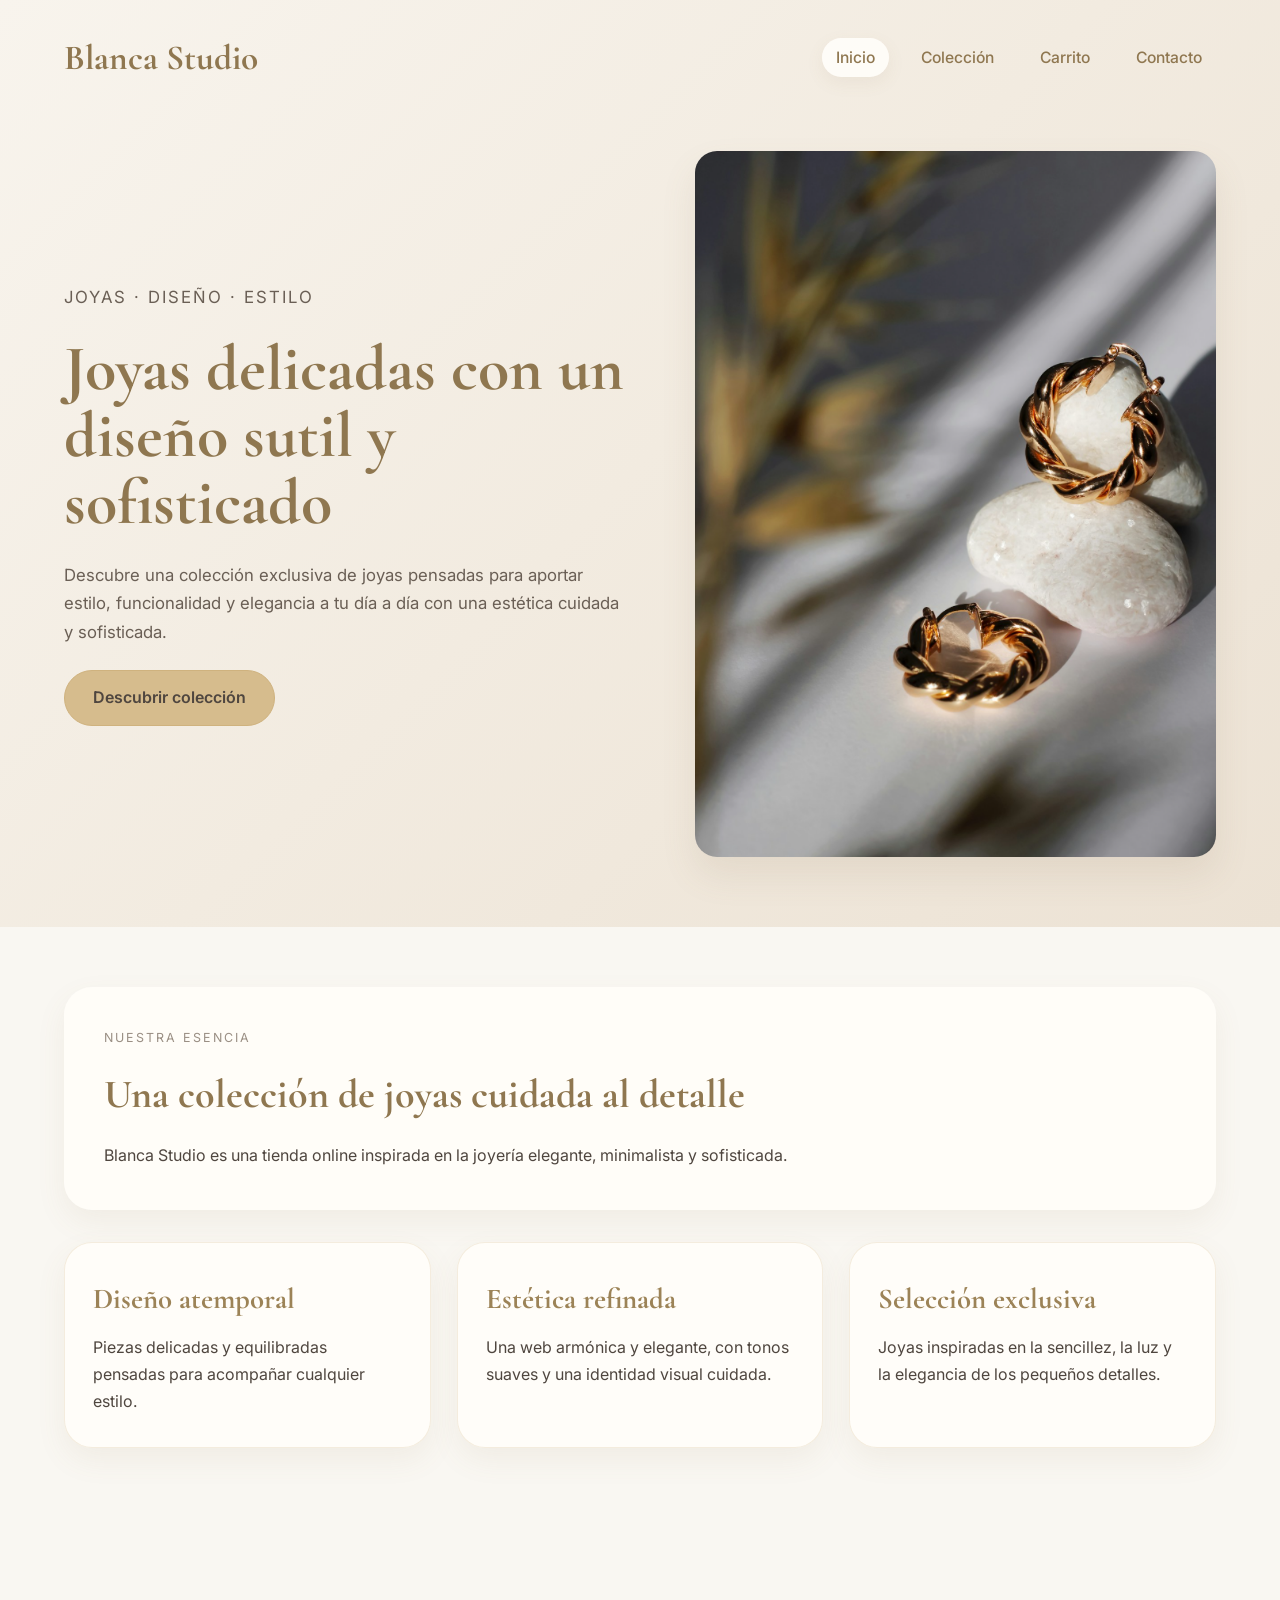
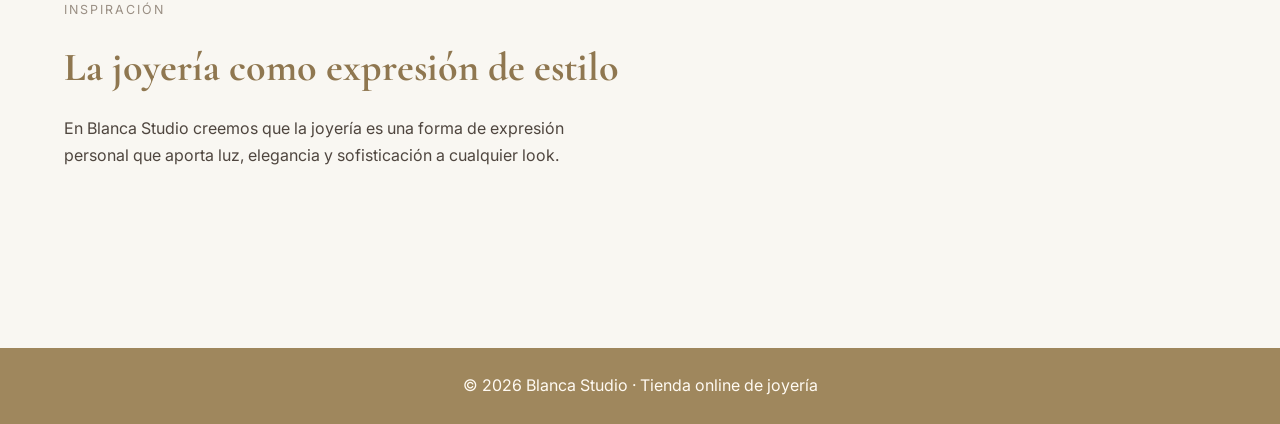
<file: P4_PAGINA_WEB_ESTATICA/index.html>
<!DOCTYPE html>
<html lang="es">
<head>
  <meta charset="UTF-8">
  <meta name="viewport" content="width=device-width, initial-scale=1.0">
  <title>Blanca Studio | Inicio</title>
  <link rel="stylesheet" href="style.css">
</head>
<body>

  <header class="hero">
    <nav class="navbar">
      <div class="logo">Blanca Studio</div>
      <ul class="menu">
        <li><a href="index.html" class="activo">Inicio</a></li>
        <li><a href="productos.html">Colección</a></li>
        <li><a href="carrito.html">Carrito</a></li>
        <li><a href="contacto.html">Contacto</a></li>
      </ul>
    </nav>

    <div class="hero-contenido">
      <div class="hero-texto">
        <p class="subtitulo">Joyas · Diseño · Estilo</p>
        <h1>Joyas delicadas con un diseño sutil y sofisticado</h1>
        <p>
          <p>
            Descubre una colección exclusiva de joyas pensadas para aportar estilo,
            funcionalidad y elegancia a tu día a día con una estética cuidada y sofisticada.
        </p>
        <a href="productos.html" class="btn">Descubrir colección</a>
      </div>

      <div class="hero-img">
        <img src="img/Pendientes Trenzados.png" alt="Joyería elegante">
      </div>
    </div>
  </header>

  <main class="contenedor">
    <section class="bloque introduccion">
      <p class="mini-titulo">Nuestra esencia</p>
      <h2>Una colección de joyas cuidada al detalle</h2>
      <p>
        Blanca Studio es una tienda online inspirada en la joyería elegante, minimalista
        y sofisticada.
      </p>
    </section>

    <section class="destacados">
      <article class="card-info">
        <h3>Diseño atemporal</h3>
        <p>Piezas delicadas y equilibradas pensadas para acompañar cualquier estilo.</p>
      </article>

      <article class="card-info">
        <h3>Estética refinada</h3>
        <p>Una web armónica y elegante, con tonos suaves y una identidad visual cuidada.</p>
      </article>

      <article class="card-info">
        <h3>Selección exclusiva</h3>
        <p>Joyas inspiradas en la sencillez, la luz y la elegancia de los pequeños detalles.</p>
      </article>
    </section>

    <!-- 🔽 VIDEO MÁS ABAJO -->
    <section class="multimedia-elegante">
      <div class="multimedia-texto">
        <p class="mini-titulo">Inspiración</p>
        <h2>La joyería como expresión de estilo</h2>
        <p>
          En Blanca Studio creemos que la joyería es una forma de expresión personal que
          aporta luz, elegancia y sofisticación a cualquier look.
        </p>
      </div>

      <div class="video-box">
        <iframe 
          width="100%" 
          height="400" 
          src="https://www.youtube.com/embed/1sQDTs7VXrM?autoplay=1&mute=1&loop=1&playlist=1sQDTs7VXrM"
          title="Video joyería"
          frameborder="0"
          allow="autoplay; encrypted-media"
          allowfullscreen>
        </iframe>
      </div>
    </section>

  </main>

  <footer>
    <p>&copy; 2026 Blanca Studio · Tienda online de joyería</p>
  </footer>

</body>
</html>
</file>
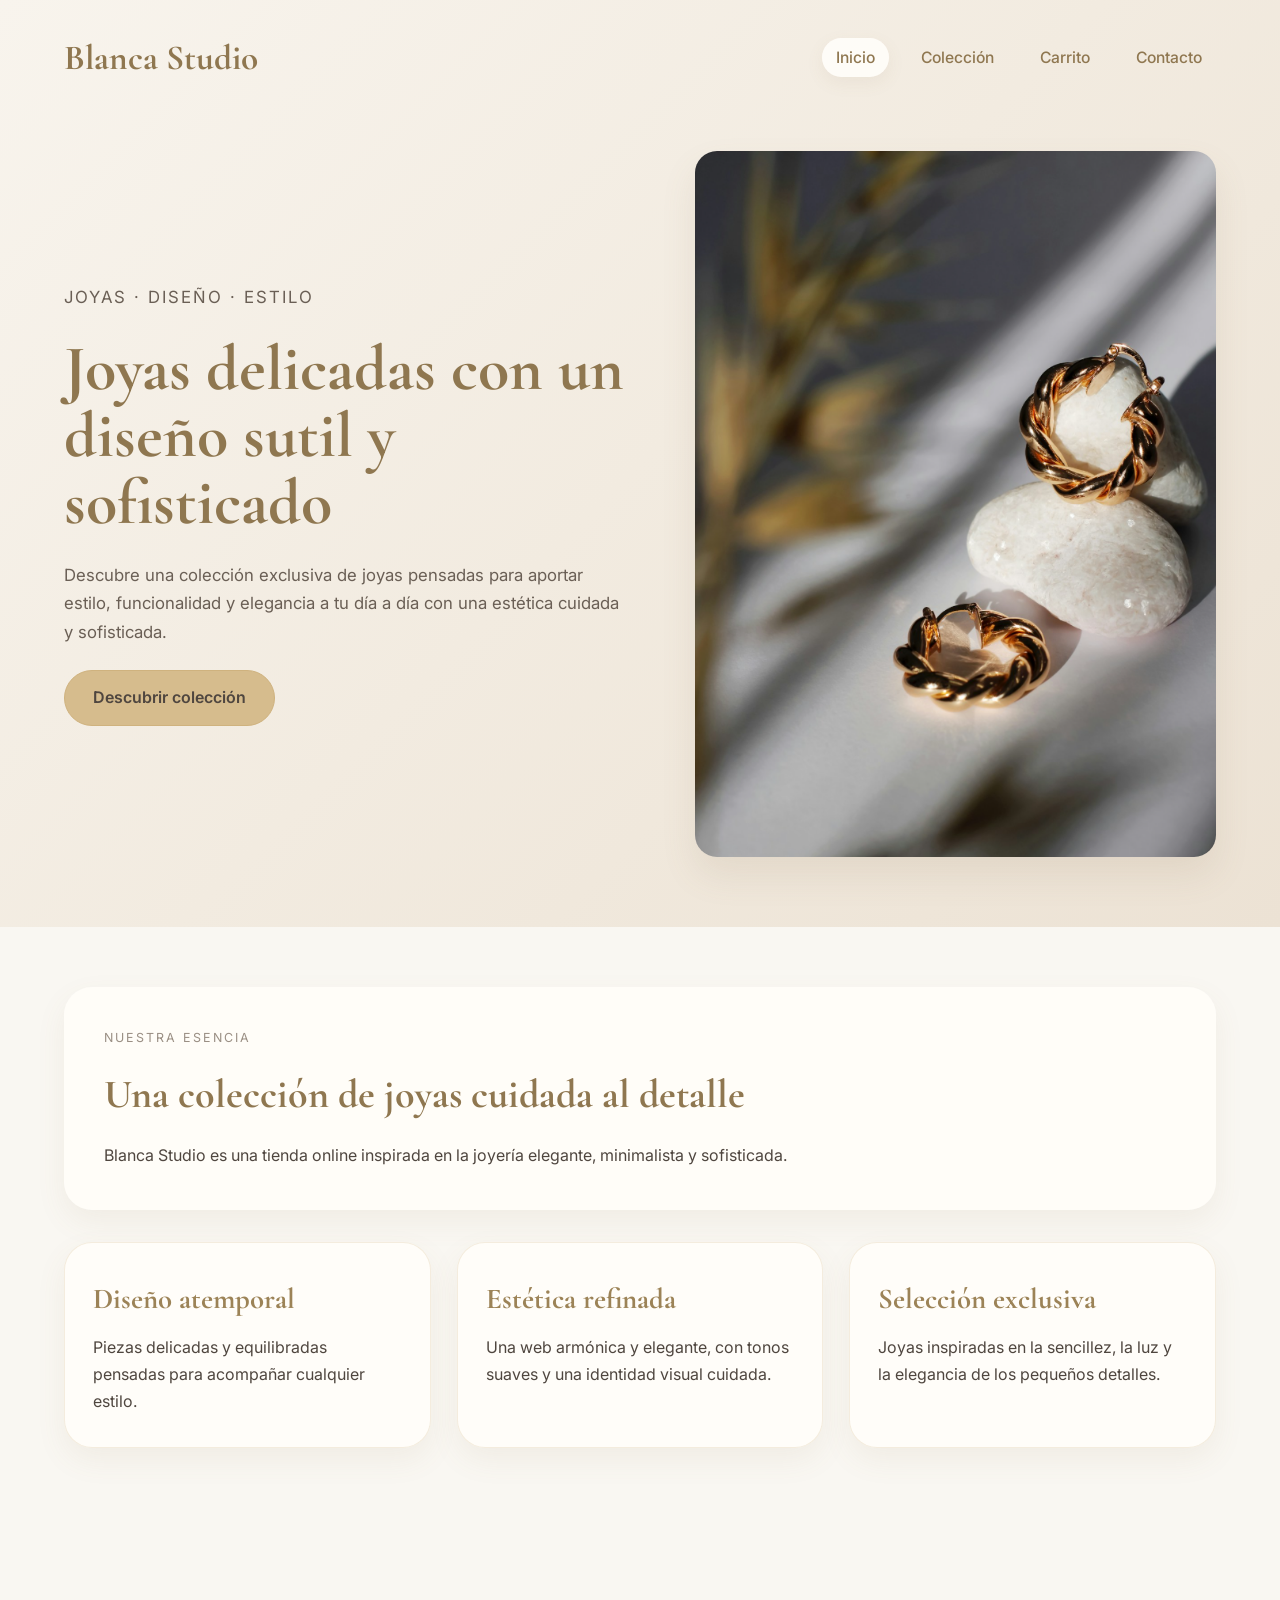
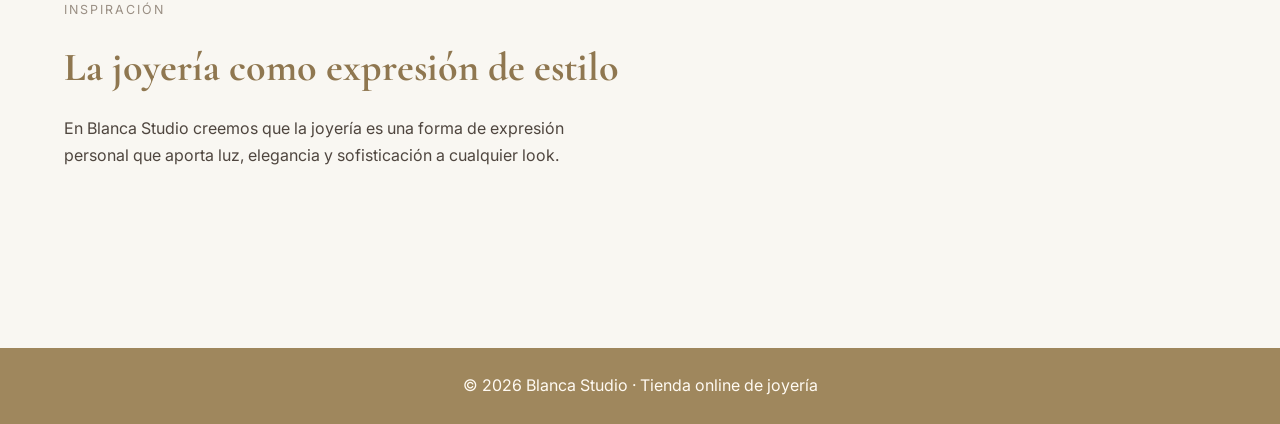
<file: P5_ConsumoAPIREST/frontend/index.html>
<!DOCTYPE html>
<html lang="es">
<head>
  <meta charset="UTF-8">
  <meta name="viewport" content="width=device-width, initial-scale=1.0">
  <title>Blanca Studio | Inicio</title>
  <link rel="stylesheet" href="style.css">
</head>
<body>

  <header class="hero">
    <nav class="navbar">
      <div class="logo">Blanca Studio</div>
      <ul class="menu">
        <li><a href="index.html" class="activo">Inicio</a></li>
        <li><a href="productos.html">Colección</a></li>
        <li><a href="carrito.html">Carrito</a></li>
        <li><a href="contacto.html">Contacto</a></li>
      </ul>
    </nav>

    <div class="hero-contenido">
      <div class="hero-texto">
        <p class="subtitulo">Joyas · Diseño · Estilo</p>
        <h1>Joyas delicadas con un diseño sutil y sofisticado</h1>
        <p>
          <p>
            Descubre una colección exclusiva de joyas pensadas para aportar estilo,
            funcionalidad y elegancia a tu día a día con una estética cuidada y sofisticada.
        </p>
        <a href="productos.html" class="btn">Descubrir colección</a>
      </div>

      <div class="hero-img">
        <img src="img/Pendientes Trenzados.png" alt="Joyería elegante">
      </div>
    </div>
  </header>

  <main class="contenedor">
    <section class="bloque introduccion">
      <p class="mini-titulo">Nuestra esencia</p>
      <h2>Una colección de joyas cuidada al detalle</h2>
      <p>
        Blanca Studio es una tienda online inspirada en la joyería elegante, minimalista
        y sofisticada.
      </p>
    </section>

    <section class="destacados">
      <article class="card-info">
        <h3>Diseño atemporal</h3>
        <p>Piezas delicadas y equilibradas pensadas para acompañar cualquier estilo.</p>
      </article>

      <article class="card-info">
        <h3>Estética refinada</h3>
        <p>Una web armónica y elegante, con tonos suaves y una identidad visual cuidada.</p>
      </article>

      <article class="card-info">
        <h3>Selección exclusiva</h3>
        <p>Joyas inspiradas en la sencillez, la luz y la elegancia de los pequeños detalles.</p>
      </article>
    </section>

    <section class="multimedia-elegante">
      <div class="multimedia-texto">
        <p class="mini-titulo">Inspiración</p>
        <h2>La joyería como expresión de estilo</h2>
        <p>
          En Blanca Studio creemos que la joyería es una forma de expresión personal que
          aporta luz, elegancia y sofisticación a cualquier look.
        </p>
      </div>

      <div class="video-box">
        <iframe 
          width="100%" 
          height="400" 
          src="https://www.youtube.com/embed/1sQDTs7VXrM?autoplay=1&mute=1&loop=1&playlist=1sQDTs7VXrM"
          title="Video joyería"
          frameborder="0"
          allow="autoplay; encrypted-media"
          allowfullscreen>
        </iframe>
      </div>
    </section>

  </main>

  <footer>
    <p>&copy; 2026 Blanca Studio · Tienda online de joyería</p>
  </footer>
  <script src="script.js"></script>
</body>
</html>
</file>
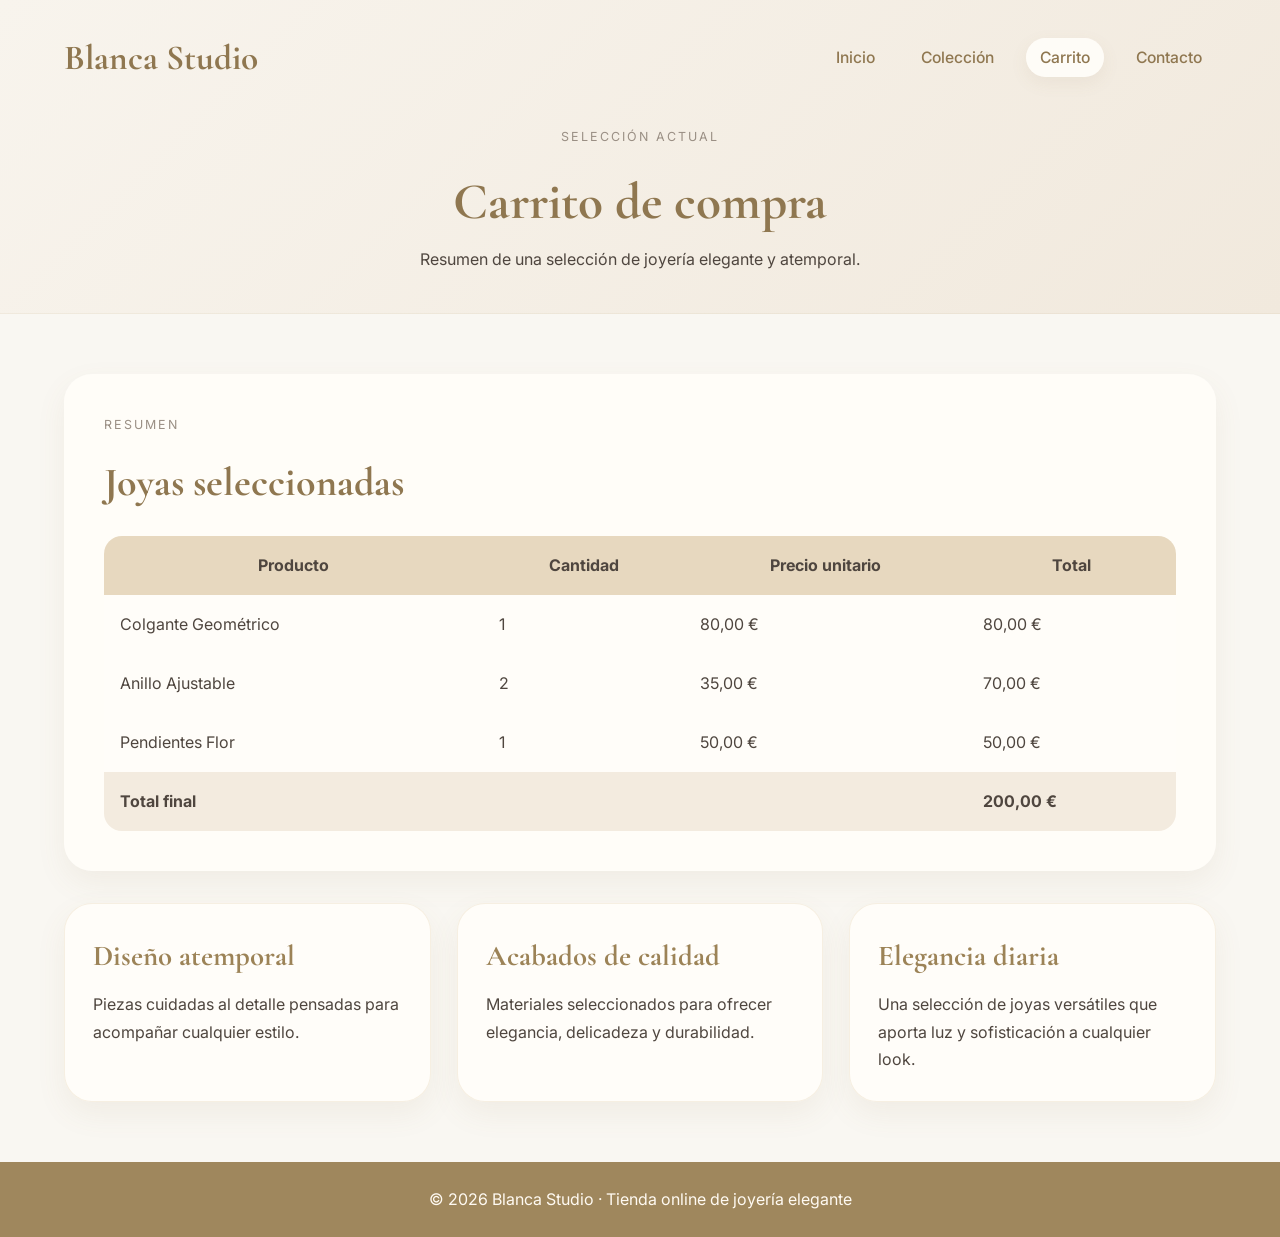
<file: P4_PAGINA_WEB_ESTATICA/carrito.html>
<!DOCTYPE html>
<html lang="es">
<head>
  <meta charset="UTF-8">
  <meta name="viewport" content="width=device-width, initial-scale=1.0">
  <title>Blanca Studio | Carrito</title>
  <link rel="stylesheet" href="style.css">
</head>
<body>

  <header class="subheader">
    <nav class="navbar">
      <div class="logo">Blanca Studio</div>
      <ul class="menu">
        <li><a href="index.html">Inicio</a></li>
        <li><a href="productos.html">Colección</a></li>
        <li><a href="carrito.html" class="activo">Carrito</a></li>
        <li><a href="contacto.html">Contacto</a></li>
      </ul>
    </nav>

    <div class="titulo-pagina">
      <p class="subtitulo">Selección actual</p>
      <h1>Carrito de compra</h1>
      <p>Resumen de una selección de joyería elegante y atemporal.</p>
    </div>
  </header>

  <main class="contenedor">
    <section class="bloque">
      <p class="mini-titulo">Resumen</p>
      <h2>Joyas seleccionadas</h2>
      <table>
        <tr>
          <th>Producto</th>
          <th>Cantidad</th>
          <th>Precio unitario</th>
          <th>Total</th>
        </tr>
        <tr>
          <td>Colgante Geométrico</td>
          <td>1</td>
          <td>80,00 €</td>
          <td>80,00 €</td>
        </tr>
        <tr>
          <td>Anillo Ajustable</td>
          <td>2</td>
          <td>35,00 €</td>
          <td>70,00 €</td>
        </tr>
        <tr>
          <td>Pendientes Flor</td>
          <td>1</td>
          <td>50,00 €</td>
          <td>50,00 €</td>
        </tr>
        <tr class="fila-total">
          <td colspan="3">Total final</td>
          <td>200,00 €</td>
        </tr>
      </table>
    </section>

    <section class="resumen-box">
      <article class="resumen-card">
        <h3>Diseño atemporal</h3>
        <p>Piezas cuidadas al detalle pensadas para acompañar cualquier estilo.</p>
      </article>

      <article class="resumen-card">
        <h3>Acabados de calidad</h3>
        <p>Materiales seleccionados para ofrecer elegancia, delicadeza y durabilidad.</p>
      </article>

      <article class="resumen-card">
        <h3>Elegancia diaria</h3>
        <p>Una selección de joyas versátiles que aporta luz y sofisticación a cualquier look.</p>
      </article>
    </section>
  </main>

  <footer>
    <p>&copy; 2026 Blanca Studio · Tienda online de joyería elegante</p>
  </footer>

</body>
</html>
</file>
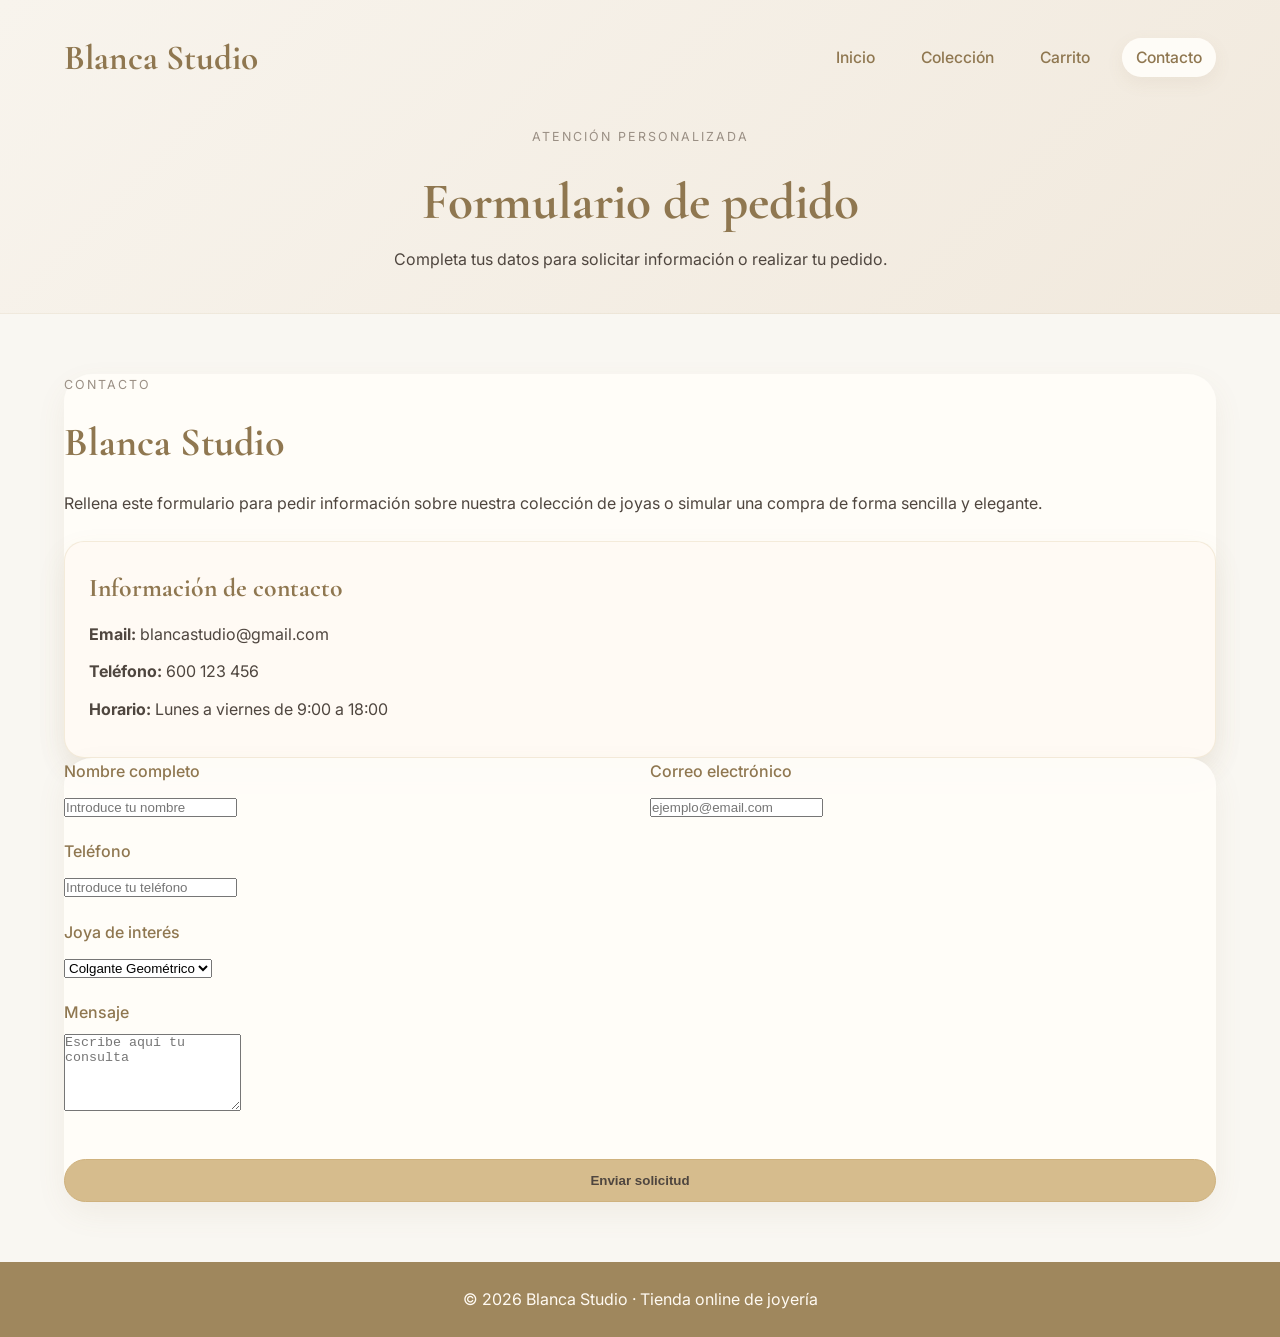
<file: P4_PAGINA_WEB_ESTATICA/contacto.html>
<!DOCTYPE html>
<html lang="es">
<head>
  <meta charset="UTF-8">
  <meta name="viewport" content="width=device-width, initial-scale=1.0">
  <title>Blanca Studio | Contacto</title>
  <link rel="stylesheet" href="style.css">
</head>
<body>

  <header class="subheader">
    <nav class="navbar">
      <div class="logo">Blanca Studio</div>
      <ul class="menu">
        <li><a href="index.html">Inicio</a></li>
        <li><a href="productos.html">Colección</a></li>
        <li><a href="carrito.html">Carrito</a></li>
        <li><a href="contacto.html" class="activo">Contacto</a></li>
      </ul>
    </nav>

    <div class="titulo-pagina">
      <p class="subtitulo">Atención personalizada</p>
      <h1>Formulario de pedido</h1>
      <p>Completa tus datos para solicitar información o realizar tu pedido.</p>
    </div>
  </header>

  <main class="contenedor">
    <section class="formulario-box">
      
      <div class="form-info">
        <p class="mini-titulo">Contacto</p>
        <h2>Blanca Studio</h2>
        <p>
          Rellena este formulario para pedir información sobre nuestra colección
          de joyas o simular una compra de forma sencilla y elegante.
        </p>

        <div class="caja-contacto">
          <h3>Información de contacto</h3>
          <p><strong>Email:</strong> blancastudio@gmail.com</p>
          <p><strong>Teléfono:</strong> 600 123 456</p>
          <p><strong>Horario:</strong> Lunes a viernes de 9:00 a 18:00</p>
        </div>
      </div>

      <form action="#" method="post" class="formulario">
        <div class="fila-formulario">
          <div class="campo">
            <label for="nombre">Nombre completo</label>
            <input type="text" id="nombre" name="nombre" placeholder="Introduce tu nombre" required>
          </div>

          <div class="campo">
            <label for="email">Correo electrónico</label>
            <input type="email" id="email" name="email" placeholder="ejemplo@email.com" required>
          </div>
        </div>

        <div class="fila-formulario">
          <div class="campo">
            <label for="telefono">Teléfono</label>
            <input type="tel" id="telefono" name="telefono" placeholder="Introduce tu teléfono">
          </div>
        </div>

        <div class="campo">
          <label for="producto">Joya de interés</label>
          <select id="producto" name="producto">
            <option>Colgante Geométrico</option>
            <option>Anillo Ajustable</option>
            <option>Pendientes Flor</option>
            <option>Pulsera Dorada</option>
          </select>
        </div>

        <div class="campo">
          <label for="mensaje">Mensaje</label>
          <textarea id="mensaje" name="mensaje" rows="5" placeholder="Escribe aquí tu consulta"></textarea>
        </div>

        <button type="submit" class="btn oscuro">Enviar solicitud</button>
      </form>
    </section>
  </main>

  <footer>
    <p>&copy; 2026 Blanca Studio · Tienda online de joyería</p>
  </footer>

</body>
</html>
</file>
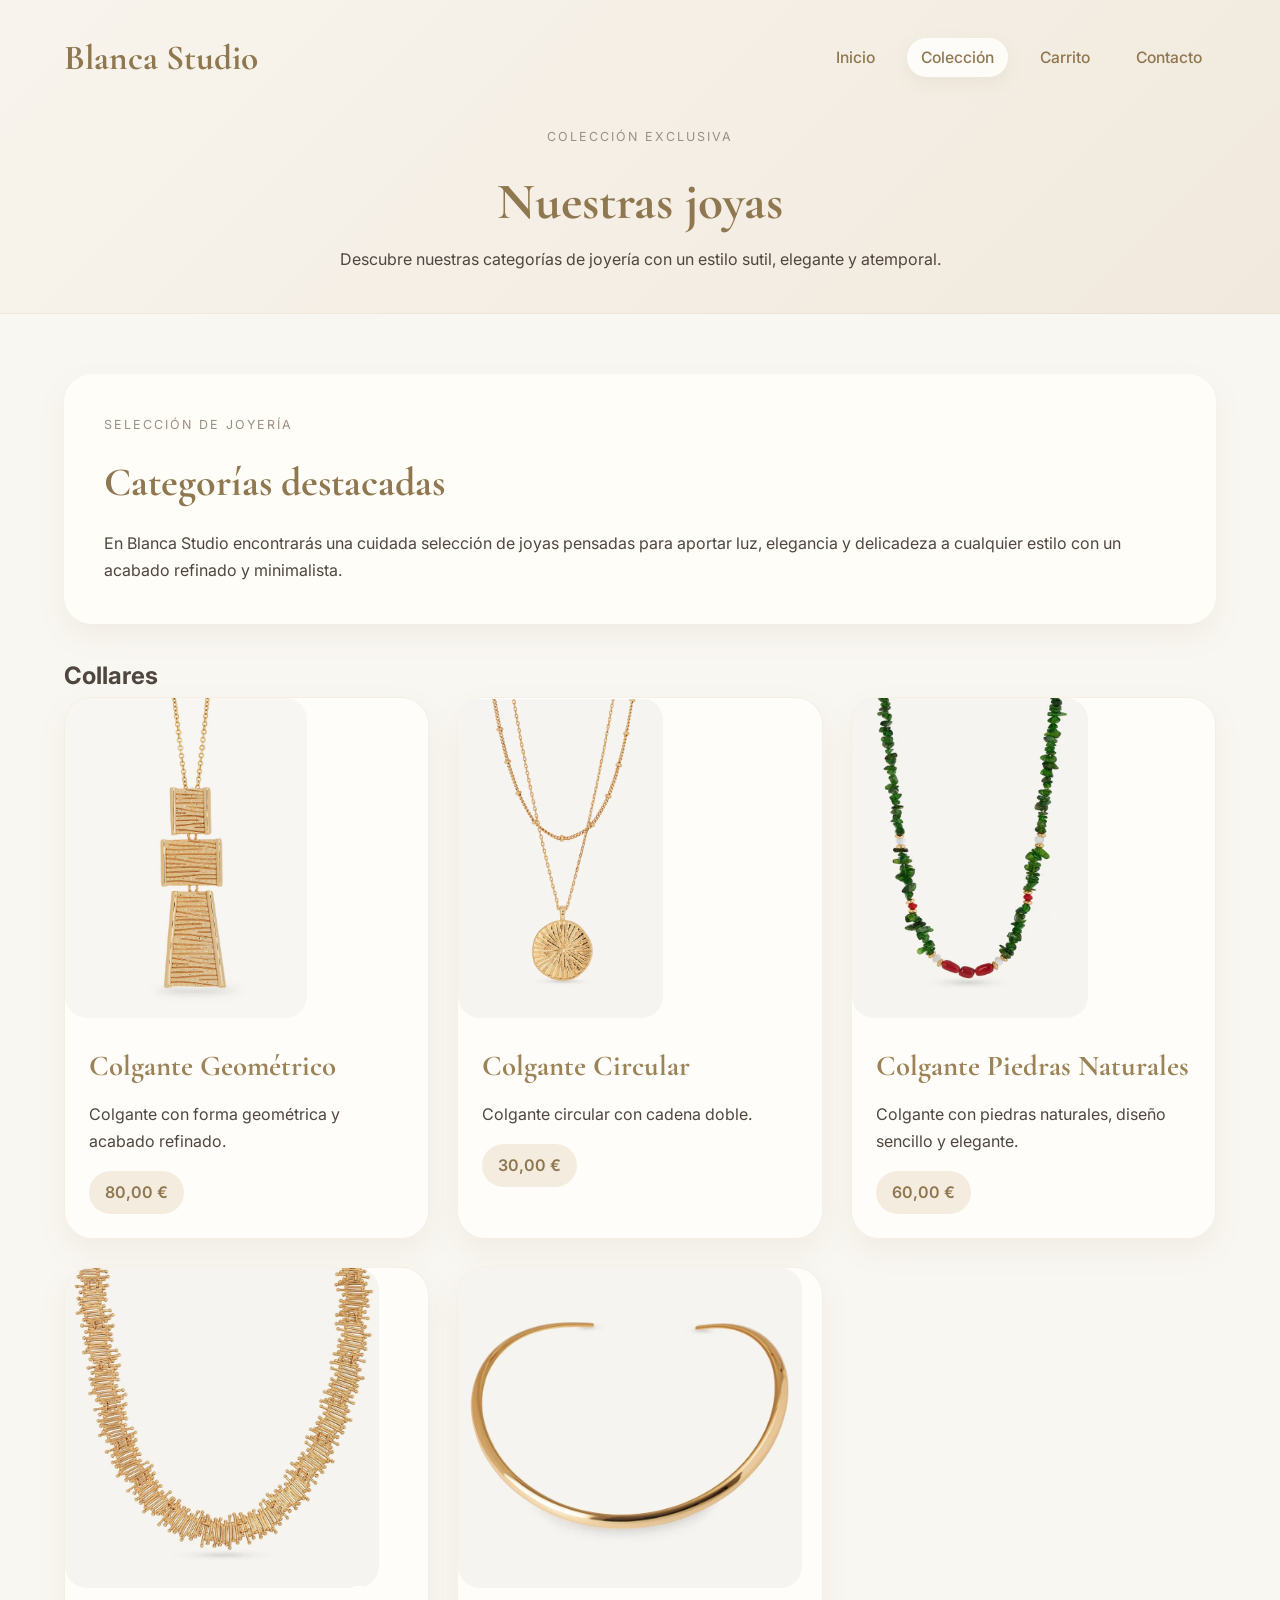
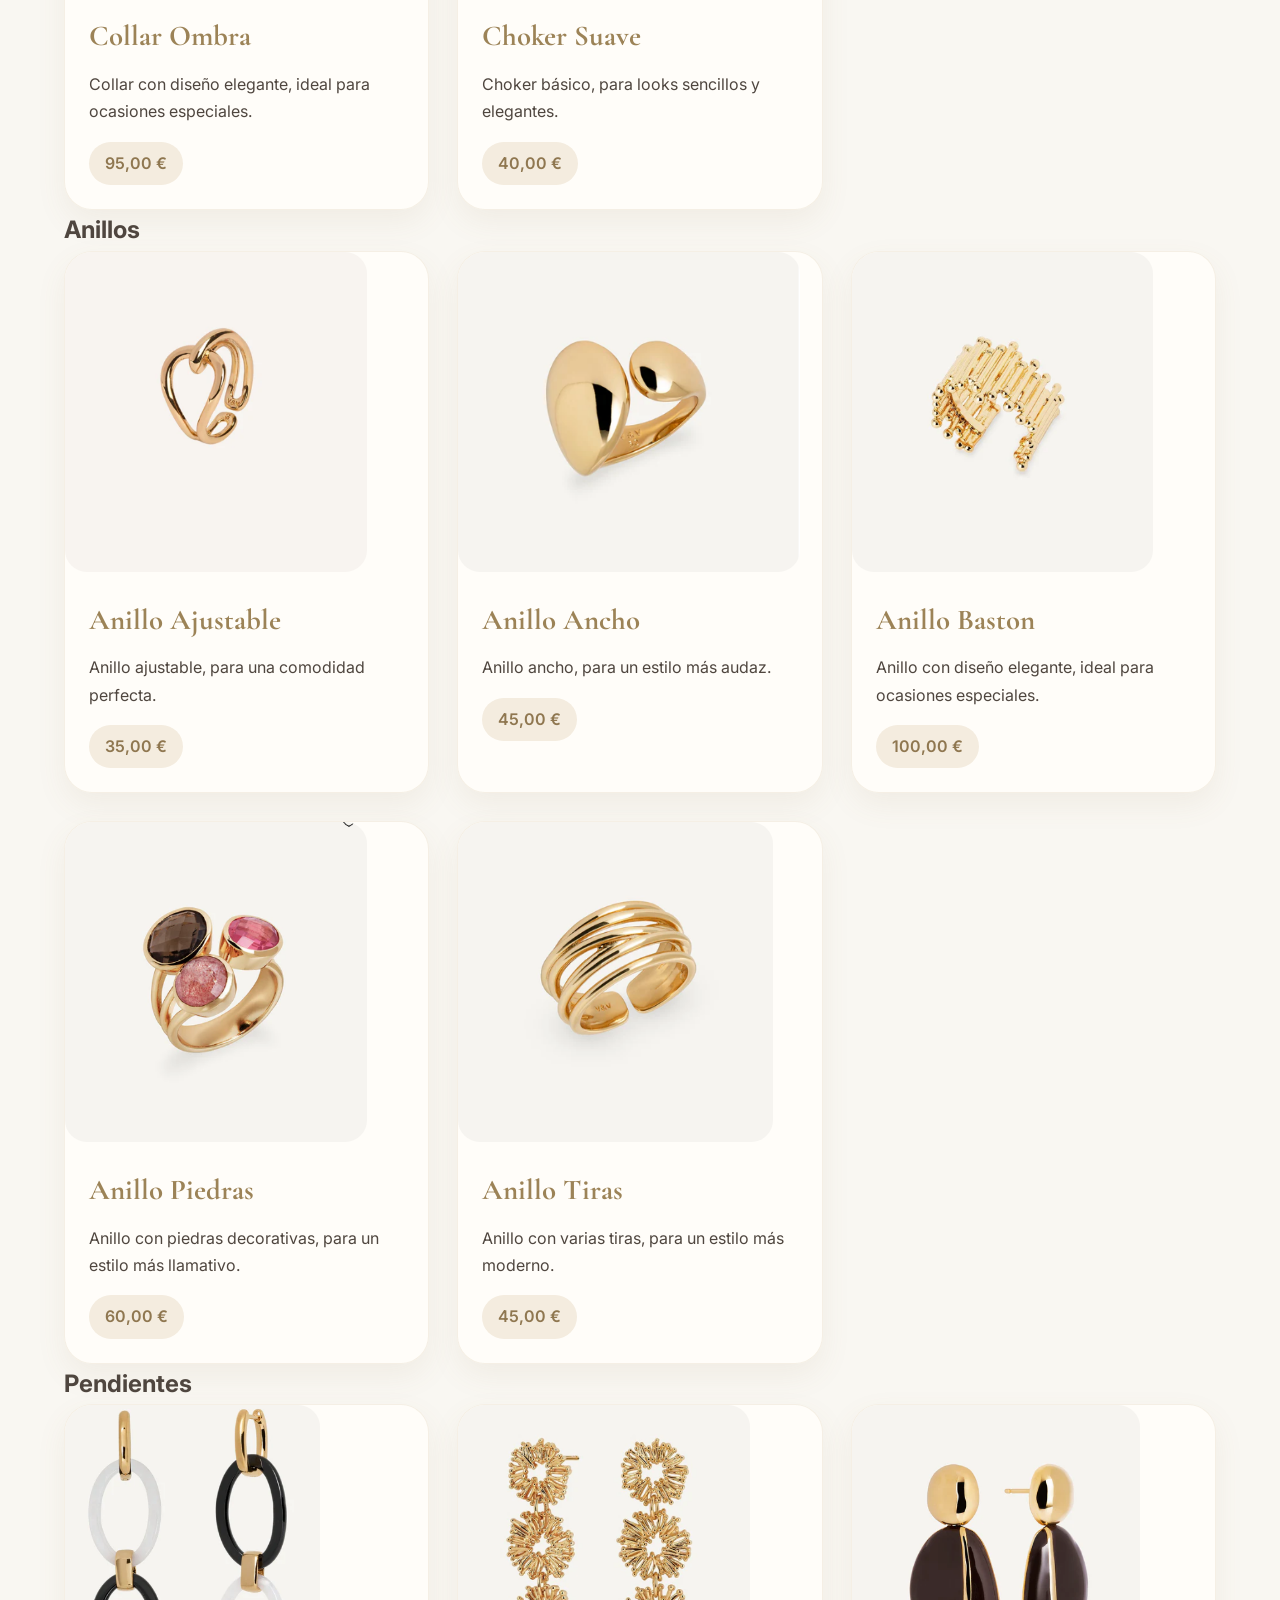
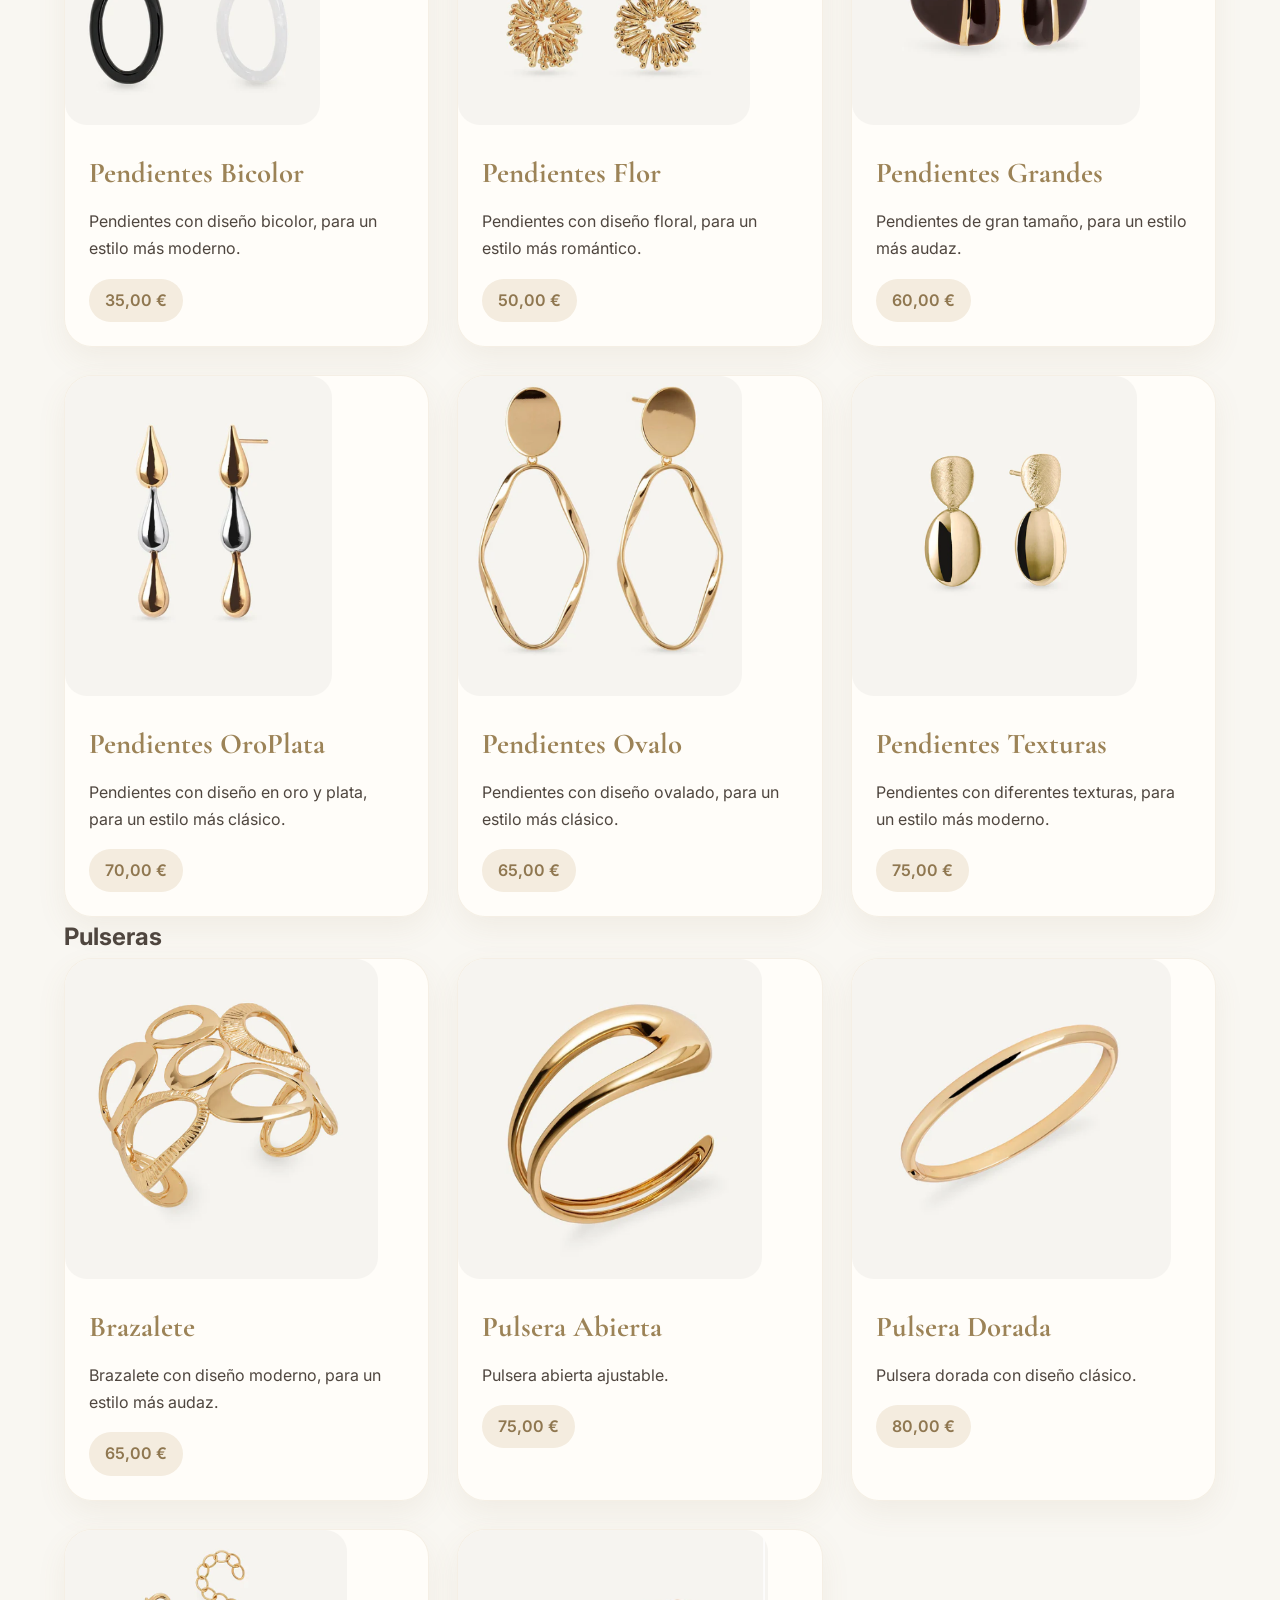
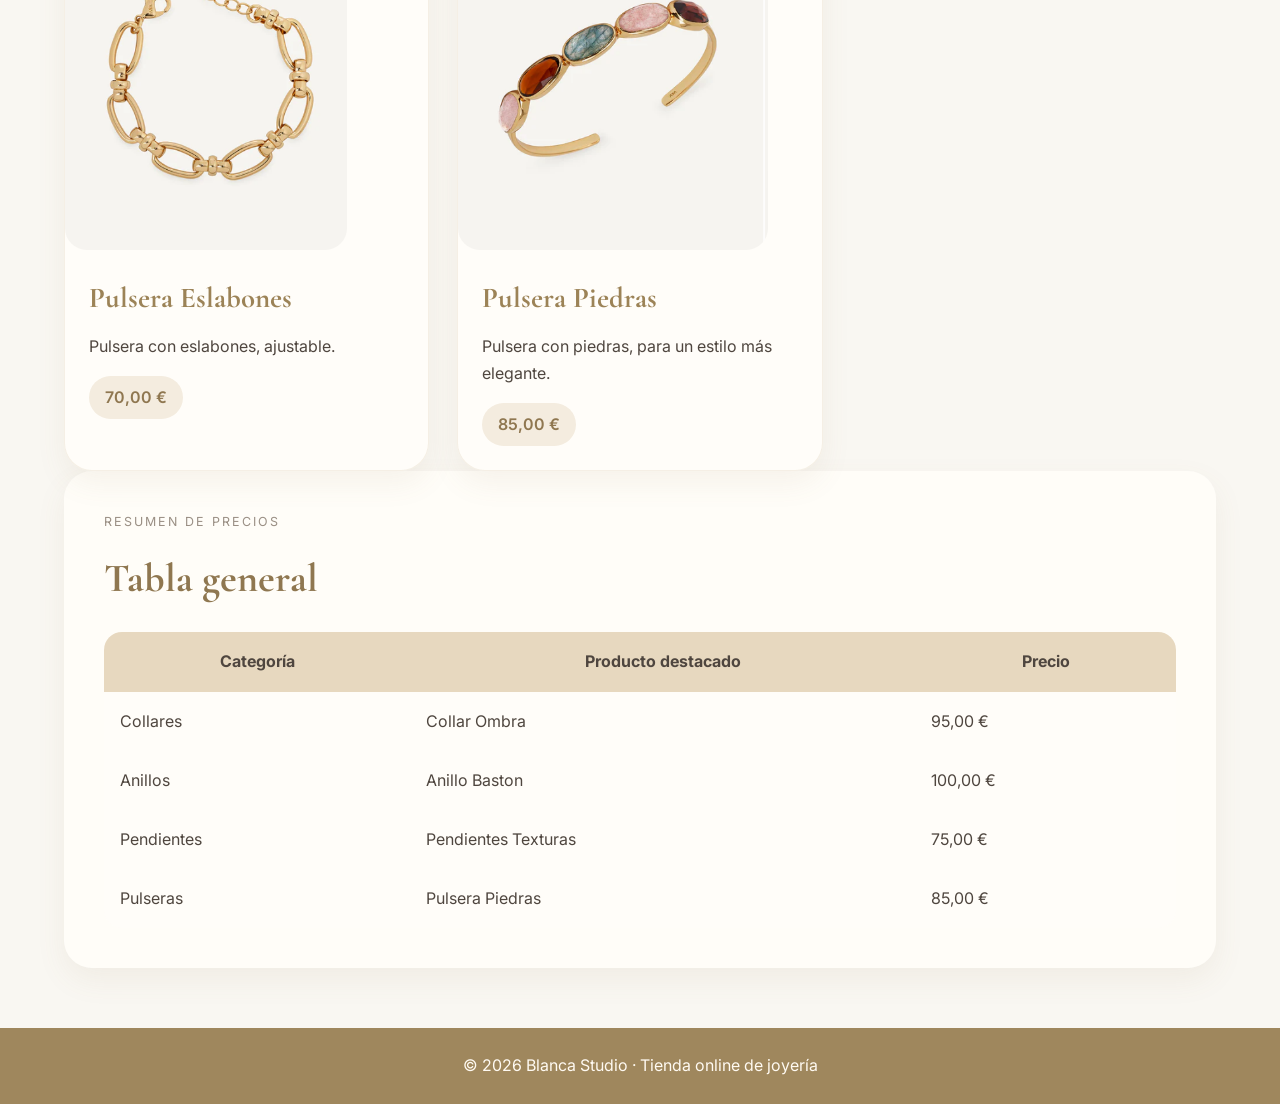
<file: P4_PAGINA_WEB_ESTATICA/productos.html>
<!DOCTYPE html>
<html lang="es">
<head>
  <meta charset="UTF-8">
  <meta name="viewport" content="width=device-width, initial-scale=1.0">
  <title>Blanca Studio | Colección</title>
  <link rel="stylesheet" href="style.css">
</head>
<body>

  <header class="subheader">
    <nav class="navbar">
      <div class="logo">Blanca Studio</div>
      <ul class="menu">
        <li><a href="index.html">Inicio</a></li>
        <li><a href="productos.html" class="activo">Colección</a></li>
        <li><a href="carrito.html">Carrito</a></li>
        <li><a href="contacto.html">Contacto</a></li>
      </ul>
    </nav>

    <div class="titulo-pagina">
      <p class="subtitulo">Colección exclusiva</p>
      <h1>Nuestras joyas</h1>
      <p>Descubre nuestras categorías de joyería con un estilo sutil, elegante y atemporal.</p>
    </div>
  </header>

  <main class="contenedor">

    <section class="bloque">
      <p class="mini-titulo">Selección de joyería</p>
      <h2>Categorías destacadas</h2>
      <p>
        En Blanca Studio encontrarás una cuidada selección de joyas pensadas para aportar
        luz, elegancia y delicadeza a cualquier estilo con un acabado refinado y minimalista.
      </p>
    </section>

    <section class="categoria">
      <h2>Collares</h2>
      <div class="grid-productos">
        <article class="producto-card">
          <img src="img/Collares/Colgante Geometrico.png" alt="Colgante Gométrico">
          <div class="contenido-card">
            <h3>Colgante Geométrico</h3>
            <p>Colgante con forma geométrica y acabado refinado.</p>
            <span class="precio">80,00 €</span>
          </div>
        </article>

        <article class="producto-card">
          <img src="img/Collares/Colgante Circular.png" alt="Colgante Circular">
          <div class="contenido-card">
            <h3>Colgante Circular</h3>
            <p>Colgante circular con cadena doble.</p>
            <span class="precio">30,00 €</span>
          </div>
        </article>

        <article class="producto-card">
          <img src="img/Collares/Colgante Piedras Naturales.png" alt="Colgante Piedras Naturales">
          <div class="contenido-card">
            <h3>Colgante Piedras Naturales</h3>
            <p>Colgante con piedras naturales, diseño sencillo y elegante.</p>
            <span class="precio">60,00 €</span>
          </div>
        </article>

        <article class="producto-card">
          <img src="img/Collares/Collar Ombra.png" alt="Collar Ombra">
          <div class="contenido-card">
            <h3>Collar Ombra</h3>
            <p>Collar con diseño elegante, ideal para ocasiones especiales.</p>
            <span class="precio">95,00 €</span>
          </div>
        </article>

        <article class="producto-card">
          <img src="img/Collares/Choker Suave.png" alt="Choker Suave">
          <div class="contenido-card">
            <h3>Choker Suave</h3>
            <p>Choker básico, para looks sencillos y elegantes.</p>
            <span class="precio">40,00 €</span>
          </div>
        </article>
      </div>
    </section>

    <section class="categoria">
      <h2>Anillos</h2>
      <div class="grid-productos">
        <article class="producto-card">
          <img src="img/Anillos/Anillo Ajustable.png" alt="Anillo Ajustable">
          <div class="contenido-card">
            <h3>Anillo Ajustable</h3>
            <p>Anillo ajustable, para una comodidad perfecta.</p>
            <span class="precio">35,00 €</span>
          </div>
        </article>

        <article class="producto-card">
          <img src="img/Anillos/Anillo Ancho.png" alt="Anillo Ancho">
          <div class="contenido-card">
            <h3>Anillo Ancho</h3>
            <p>Anillo ancho, para un estilo más audaz.</p>
            <span class="precio">45,00 €</span>
          </div>
        </article>  

        <article class="producto-card">
          <img src="img/Anillos/Anillo Baston.png" alt="Anillo Baston">
          <div class="contenido-card">
            <h3>Anillo Baston</h3>
            <p>Anillo con diseño elegante, ideal para ocasiones especiales.</p>
            <span class="precio">100,00 €</span>
          </div>
        </article>  

        <article class="producto-card">
          <img src="img/Anillos/Anillo Piedras.png" alt="Anillo Piedras">
          <div class="contenido-card">
            <h3>Anillo Piedras</h3>
            <p>Anillo con piedras decorativas, para un estilo más llamativo.</p>
            <span class="precio">60,00 €</span>
          </div>
        </article>

        <article class="producto-card">
          <img src="img/Anillos/Anillo Tiras.png" alt="Anillo Tiras">
          <div class="contenido-card">
            <h3>Anillo Tiras</h3>
            <p>Anillo con varias tiras, para un estilo más moderno.</p>
            <span class="precio">45,00 €</span>
          </div>
        </article>
        
       
      </div>
    </section>

    <section class="categoria">
      <h2>Pendientes</h2>
      <div class="grid-productos">
        <article class="producto-card">
          <img src="img/Pendientes/Pendientes Bicolor.png" alt="Pendientes Bicolor">
          <div class="contenido-card">
            <h3>Pendientes Bicolor</h3>
            <p>Pendientes con diseño bicolor, para un estilo más moderno.</p>
            <span class="precio">35,00 €</span>
          </div>
        </article>

        <article class="producto-card">
          <img src="img/Pendientes/Pendientes Flor.png" alt="Pendientes Flor">
          <div class="contenido-card">
            <h3>Pendientes Flor</h3>
            <p>Pendientes con diseño floral, para un estilo más romántico.</p>
            <span class="precio">50,00 €</span>
          </div>
        </article>

        <article class="producto-card">
          <img src="img/Pendientes/Pendientes Grandes.png" alt="Pendientes Grandes">
          <div class="contenido-card">
            <h3>Pendientes Grandes</h3>
            <p>Pendientes de gran tamaño, para un estilo más audaz.</p>
            <span class="precio">60,00 €</span>
          </div>
        </article>

        <article class="producto-card">
          <img src="img/Pendientes/Pendientes OroPlata.png" alt="Pendientes OroPlata">
          <div class="contenido-card">
            <h3>Pendientes OroPlata</h3>
            <p>Pendientes con diseño en oro y plata, para un estilo más clásico.</p>
            <span class="precio">70,00 €</span>
          </div>
        </article>

        <article class="producto-card">
          <img src="img/Pendientes/Pendientes Ovalo.png" alt="Pendientes Ovalo">
          <div class="contenido-card">
            <h3>Pendientes Ovalo</h3>
            <p>Pendientes con diseño ovalado, para un estilo más clásico.</p>
            <span class="precio">65,00 €</span>
          </div>
        </article>

        <article class="producto-card">
          <img src="img/Pendientes/Pendientes Texturas.png" alt="Pendientes Texturas">
          <div class="contenido-card">
            <h3>Pendientes Texturas</h3>
            <p>Pendientes con diferentes texturas, para un estilo más moderno.</p>
            <span class="precio">75,00 €</span>
          </div>
        </article>
      </div>
    </section>

    <section class="categoria">
      <h2>Pulseras</h2>
      <div class="grid-productos">
        <article class="producto-card">
          <img src="img/Pulseras/Brazalete.png" alt="Brazalete">
          <div class="contenido-card">
            <h3>Brazalete</h3>
            <p>Brazalete con diseño moderno, para un estilo más audaz.</p>
            <span class="precio">65,00 €</span>
          </div>
        </article>

        <article class="producto-card">
          <img src="img/Pulseras/Pulsera Abierta.png" alt="Pulsera Abierta">
          <div class="contenido-card">
            <h3>Pulsera Abierta</h3>
            <p>Pulsera abierta ajustable.</p>
            <span class="precio">75,00 €</span>
          </div>
        </article>

        <article class="producto-card">
          <img src="img/Pulseras/Pulsera Dorada.png" alt="Pulsera Dorada">
          <div class="contenido-card">
            <h3>Pulsera Dorada</h3>
            <p>Pulsera dorada con diseño clásico.</p>
            <span class="precio">80,00 €</span>
          </div>
        </article>

        <article class="producto-card">
          <img src="img/Pulseras/Pulsera Eslabones.png" alt="Pulsera Eslabones">
          <div class="contenido-card">
            <h3>Pulsera Eslabones</h3>
            <p>Pulsera con eslabones, ajustable.</p>
            <span class="precio">70,00 €</span>
          </div>
        </article>

        <article class="producto-card">
          <img src="img/Pulseras/Pulsera Piedras.png" alt="Pulsera Piedras">
          <div class="contenido-card">
            <h3>Pulsera Piedras</h3>
            <p>Pulsera con piedras, para un estilo más elegante.</p>
            <span class="precio">85,00 €</span>
          </div>
        </article>
      </div>
    </section>


    <section class="bloque">
    <p class="mini-titulo">Resumen de precios</p>
    <h2>Tabla general</h2>
    <table>
        <tr>
        <th>Categoría</th>
        <th>Producto destacado</th>
        <th>Precio</th>
        </tr>
        <tr>
        <td>Collares</td>
        <td>Collar Ombra</td>
        <td>95,00 €</td>
        </tr>
        <tr>
        <td>Anillos</td>
        <td>Anillo Baston</td>
        <td>100,00 €</td>
        </tr>
        <tr>
        <td>Pendientes</td>
        <td>Pendientes Texturas</td>
        <td>75,00 €</td>
        </tr>
        <tr>
        <td>Pulseras</td>
        <td>Pulsera Piedras</td>
        <td>85,00 €</td>
        </tr>
    </table>
    </section>
  </main>

  <footer>
    <p>&copy; 2026 Blanca Studio · Tienda online de joyería</p>
  </footer>

</body>
</html>
</file>
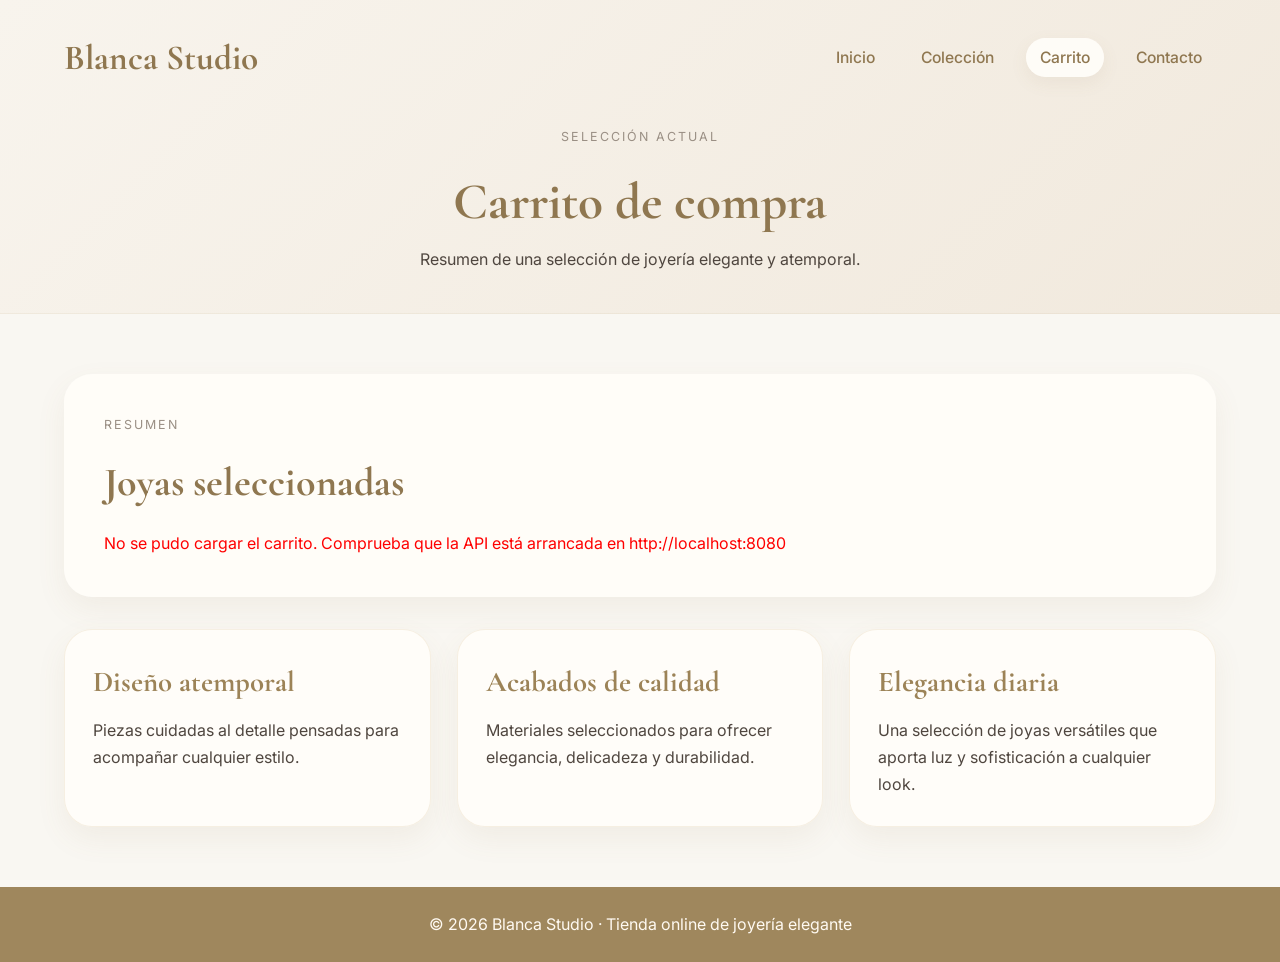
<file: P5_ConsumoAPIREST/frontend/carrito.html>
<!DOCTYPE html>
<html lang="es">
<head>
  <meta charset="UTF-8">
  <meta name="viewport" content="width=device-width, initial-scale=1.0">
  <title>Blanca Studio | Carrito</title>
  <link rel="stylesheet" href="style.css">
</head>
<body>

  <header class="subheader">
    <nav class="navbar">
      <div class="logo">Blanca Studio</div>
      <ul class="menu">
        <li><a href="index.html">Inicio</a></li>
        <li><a href="productos.html">Colección</a></li>
        <li><a href="carrito.html" class="activo">Carrito</a></li>
        <li><a href="contacto.html">Contacto</a></li>
      </ul>
    </nav>

    <div class="titulo-pagina">
      <p class="subtitulo">Selección actual</p>
      <h1>Carrito de compra</h1>
      <p>Resumen de una selección de joyería elegante y atemporal.</p>
    </div>
  </header>

  <main class="contenedor">
    <section class="bloque">
      <p class="mini-titulo">Resumen</p>
      <h2>Joyas seleccionadas</h2>
      <table>
        <tr>
          <th>Producto</th>
          <th>Cantidad</th>
          <th>Precio unitario</th>
          <th>Total</th>
        </tr>
        <tr>
          <td>Colgante Geométrico</td>
          <td>1</td>
          <td>80,00 €</td>
          <td>80,00 €</td>
        </tr>
        <tr>
          <td>Anillo Ajustable</td>
          <td>2</td>
          <td>35,00 €</td>
          <td>70,00 €</td>
        </tr>
        <tr>
          <td>Pendientes Flor</td>
          <td>1</td>
          <td>50,00 €</td>
          <td>50,00 €</td>
        </tr>
        <tr class="fila-total">
          <td colspan="3">Total final</td>
          <td>200,00 €</td>
        </tr>
      </table>
    </section>

    <section class="resumen-box">
      <article class="resumen-card">
        <h3>Diseño atemporal</h3>
        <p>Piezas cuidadas al detalle pensadas para acompañar cualquier estilo.</p>
      </article>

      <article class="resumen-card">
        <h3>Acabados de calidad</h3>
        <p>Materiales seleccionados para ofrecer elegancia, delicadeza y durabilidad.</p>
      </article>

      <article class="resumen-card">
        <h3>Elegancia diaria</h3>
        <p>Una selección de joyas versátiles que aporta luz y sofisticación a cualquier look.</p>
      </article>
    </section>
  </main>

  <footer>
    <p>&copy; 2026 Blanca Studio · Tienda online de joyería elegante</p>
  </footer>
  <script src="script.js"></script>
</body>
</html>
</file>
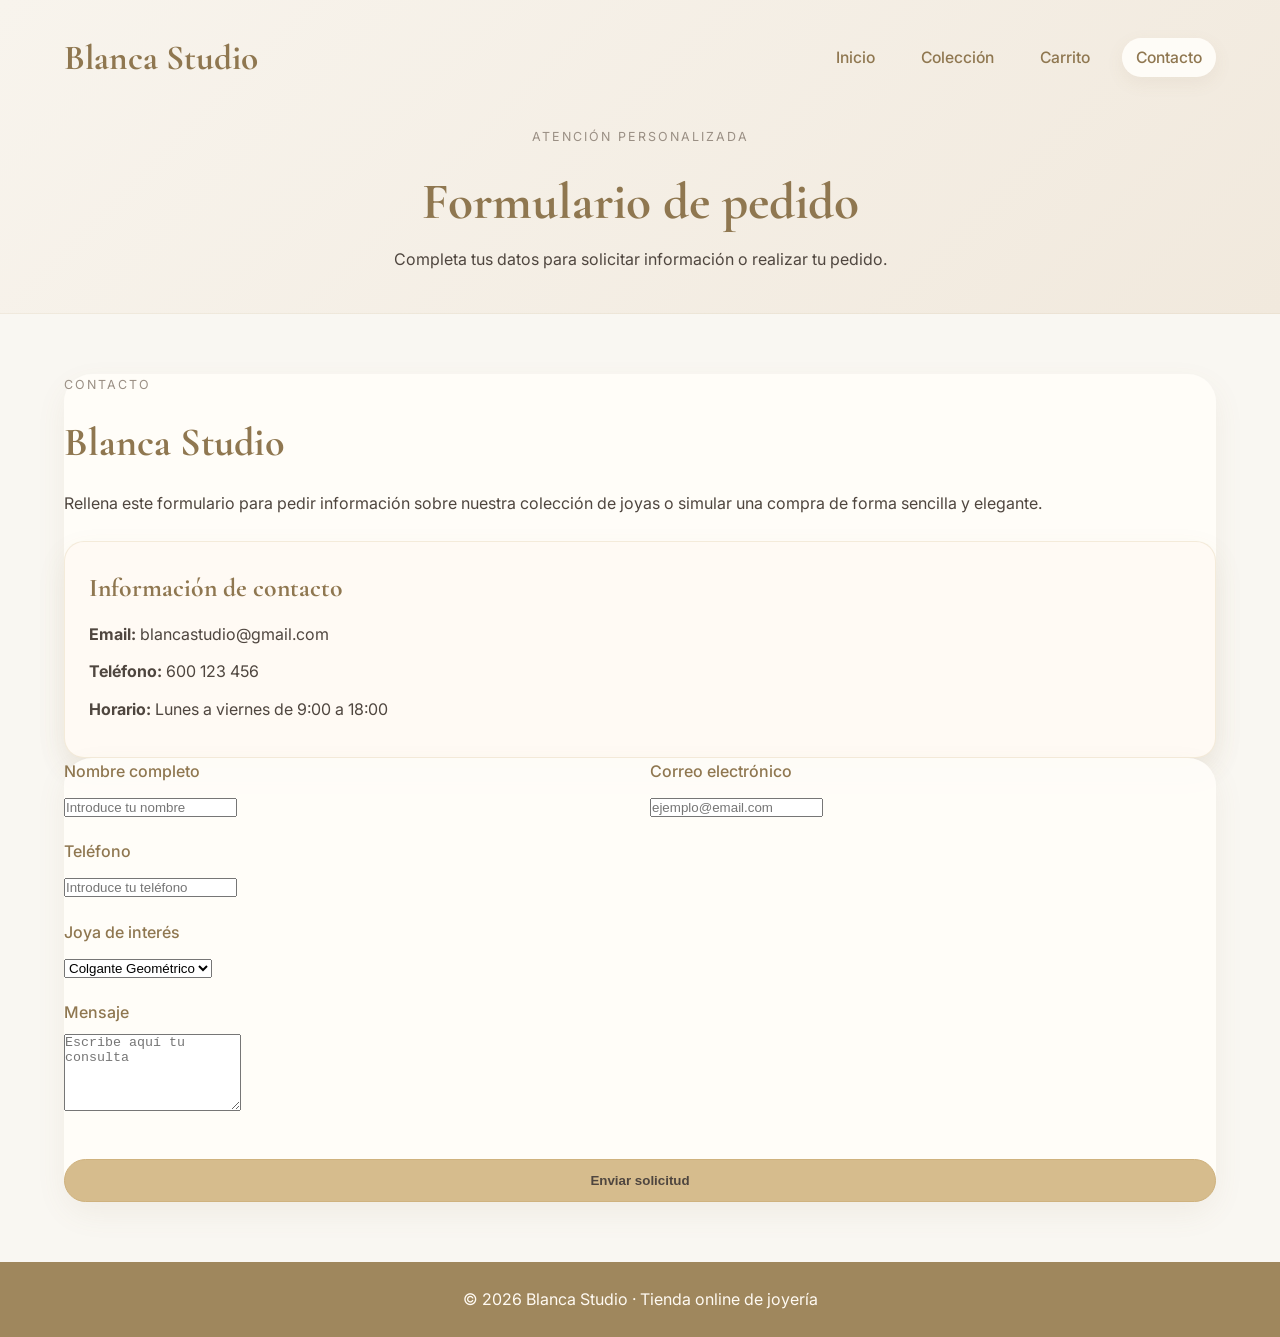
<file: P5_ConsumoAPIREST/frontend/contacto.html>
<!DOCTYPE html>
<html lang="es">
<head>
  <meta charset="UTF-8">
  <meta name="viewport" content="width=device-width, initial-scale=1.0">
  <title>Blanca Studio | Contacto</title>
  <link rel="stylesheet" href="style.css">
</head>
<body>

  <header class="subheader">
    <nav class="navbar">
      <div class="logo">Blanca Studio</div>
      <ul class="menu">
        <li><a href="index.html">Inicio</a></li>
        <li><a href="productos.html">Colección</a></li>
        <li><a href="carrito.html">Carrito</a></li>
        <li><a href="contacto.html" class="activo">Contacto</a></li>
      </ul>
    </nav>

    <div class="titulo-pagina">
      <p class="subtitulo">Atención personalizada</p>
      <h1>Formulario de pedido</h1>
      <p>Completa tus datos para solicitar información o realizar tu pedido.</p>
    </div>
  </header>

  <main class="contenedor">
    <section class="formulario-box">
      
      <div class="form-info">
        <p class="mini-titulo">Contacto</p>
        <h2>Blanca Studio</h2>
        <p>
          Rellena este formulario para pedir información sobre nuestra colección
          de joyas o simular una compra de forma sencilla y elegante.
        </p>

        <div class="caja-contacto">
          <h3>Información de contacto</h3>
          <p><strong>Email:</strong> blancastudio@gmail.com</p>
          <p><strong>Teléfono:</strong> 600 123 456</p>
          <p><strong>Horario:</strong> Lunes a viernes de 9:00 a 18:00</p>
        </div>
      </div>

      <form action="#" method="post" class="formulario">
        <div class="fila-formulario">
          <div class="campo">
            <label for="nombre">Nombre completo</label>
            <input type="text" id="nombre" name="nombre" placeholder="Introduce tu nombre" required>
          </div>

          <div class="campo">
            <label for="email">Correo electrónico</label>
            <input type="email" id="email" name="email" placeholder="ejemplo@email.com" required>
          </div>
        </div>

        <div class="fila-formulario">
          <div class="campo">
            <label for="telefono">Teléfono</label>
            <input type="tel" id="telefono" name="telefono" placeholder="Introduce tu teléfono">
          </div>
        </div>

        <div class="campo">
          <label for="producto">Joya de interés</label>
          <select id="producto" name="producto">
            <option>Colgante Geométrico</option>
            <option>Anillo Ajustable</option>
            <option>Pendientes Flor</option>
            <option>Pulsera Dorada</option>
          </select>
        </div>

        <div class="campo">
          <label for="mensaje">Mensaje</label>
          <textarea id="mensaje" name="mensaje" rows="5" placeholder="Escribe aquí tu consulta"></textarea>
        </div>

        <button type="submit" class="btn oscuro">Enviar solicitud</button>
      </form>
    </section>
  </main>

  <footer>
    <p>&copy; 2026 Blanca Studio · Tienda online de joyería</p>
  </footer>
  <script src="script.js"></script>
</body>
</html>
</file>
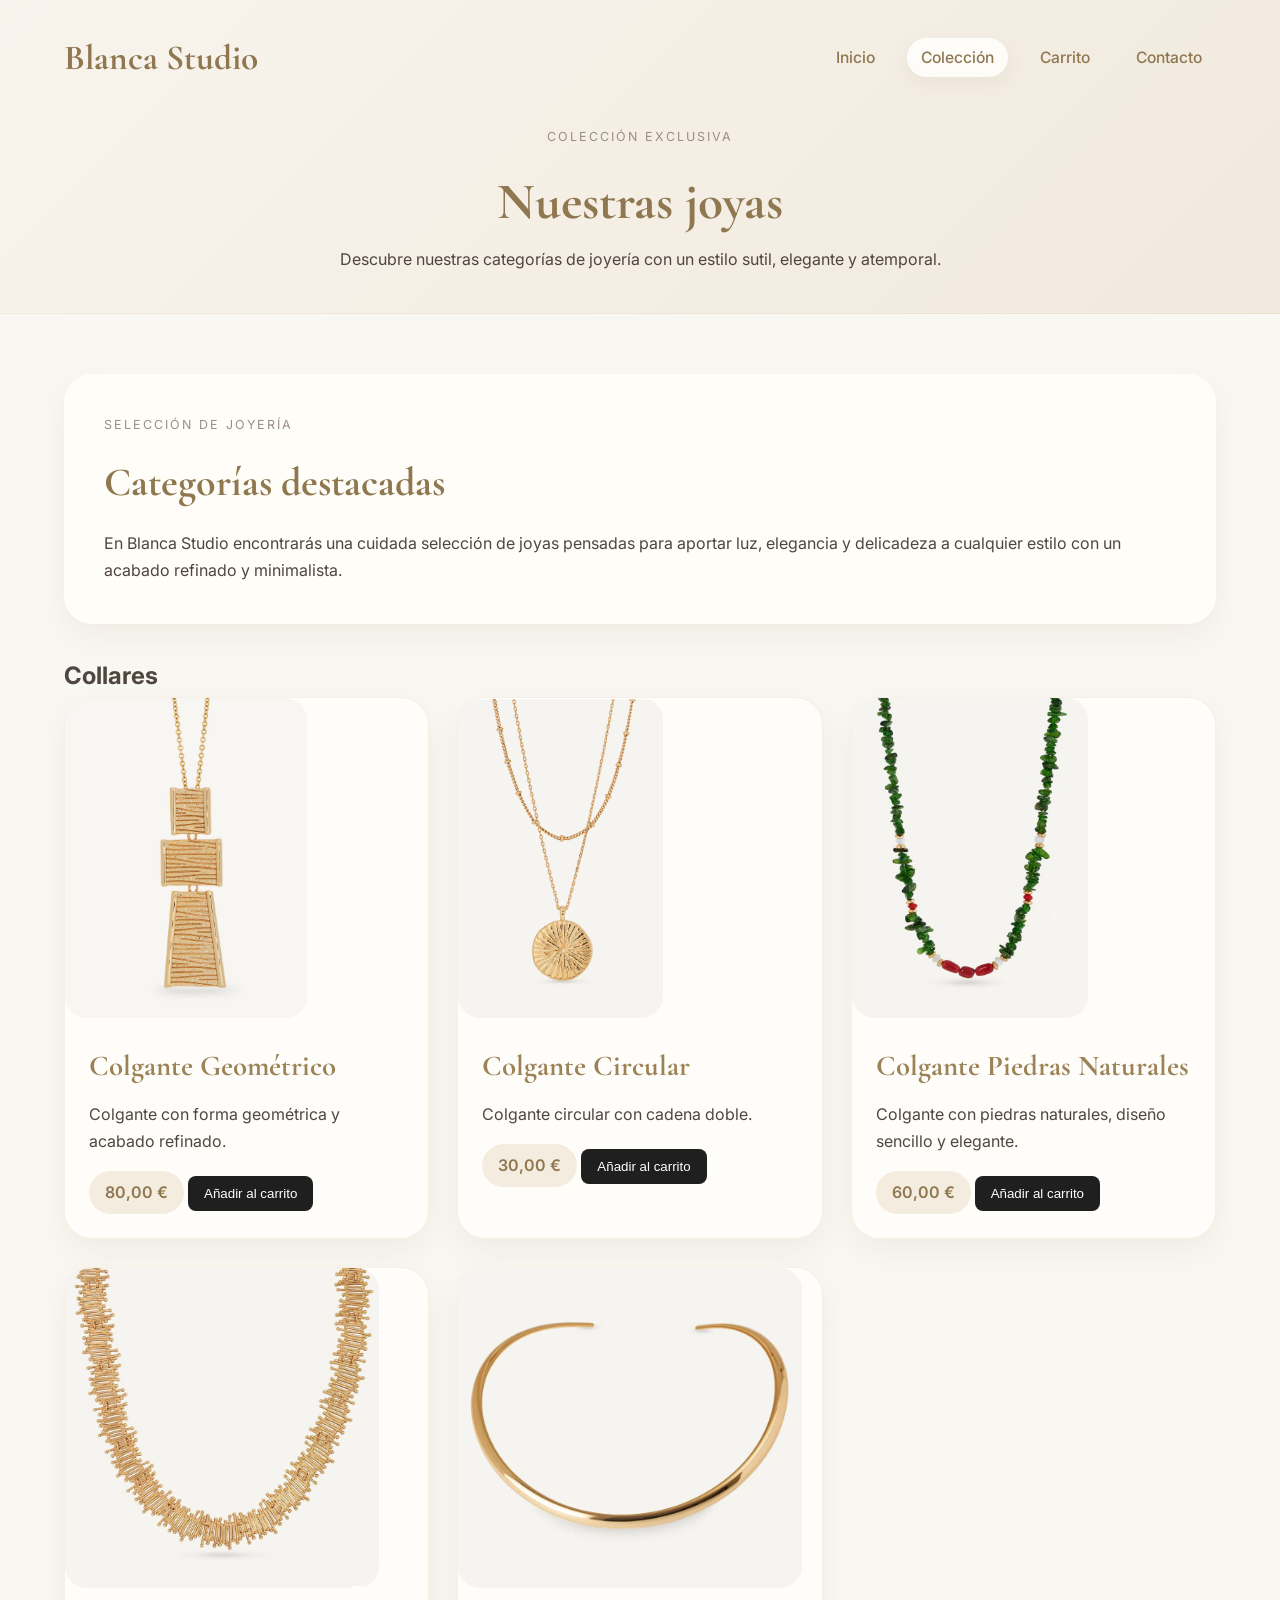
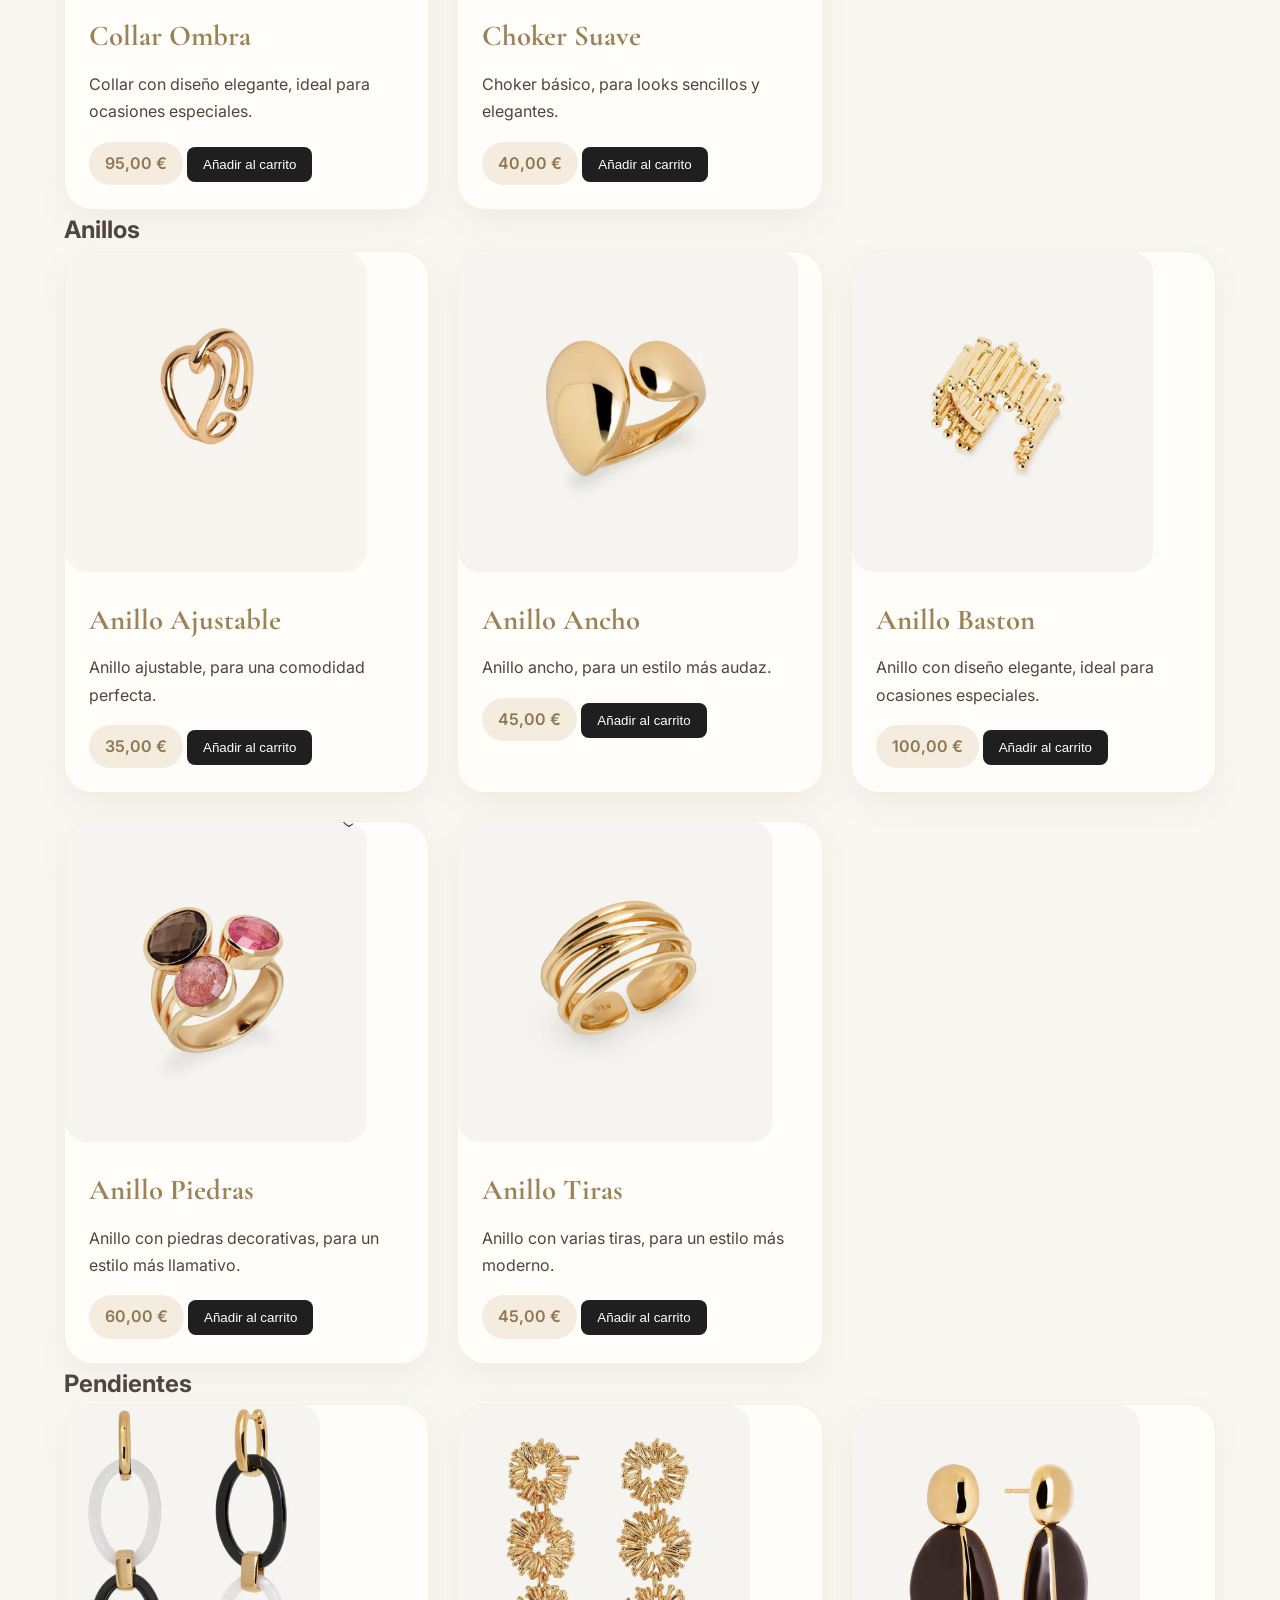
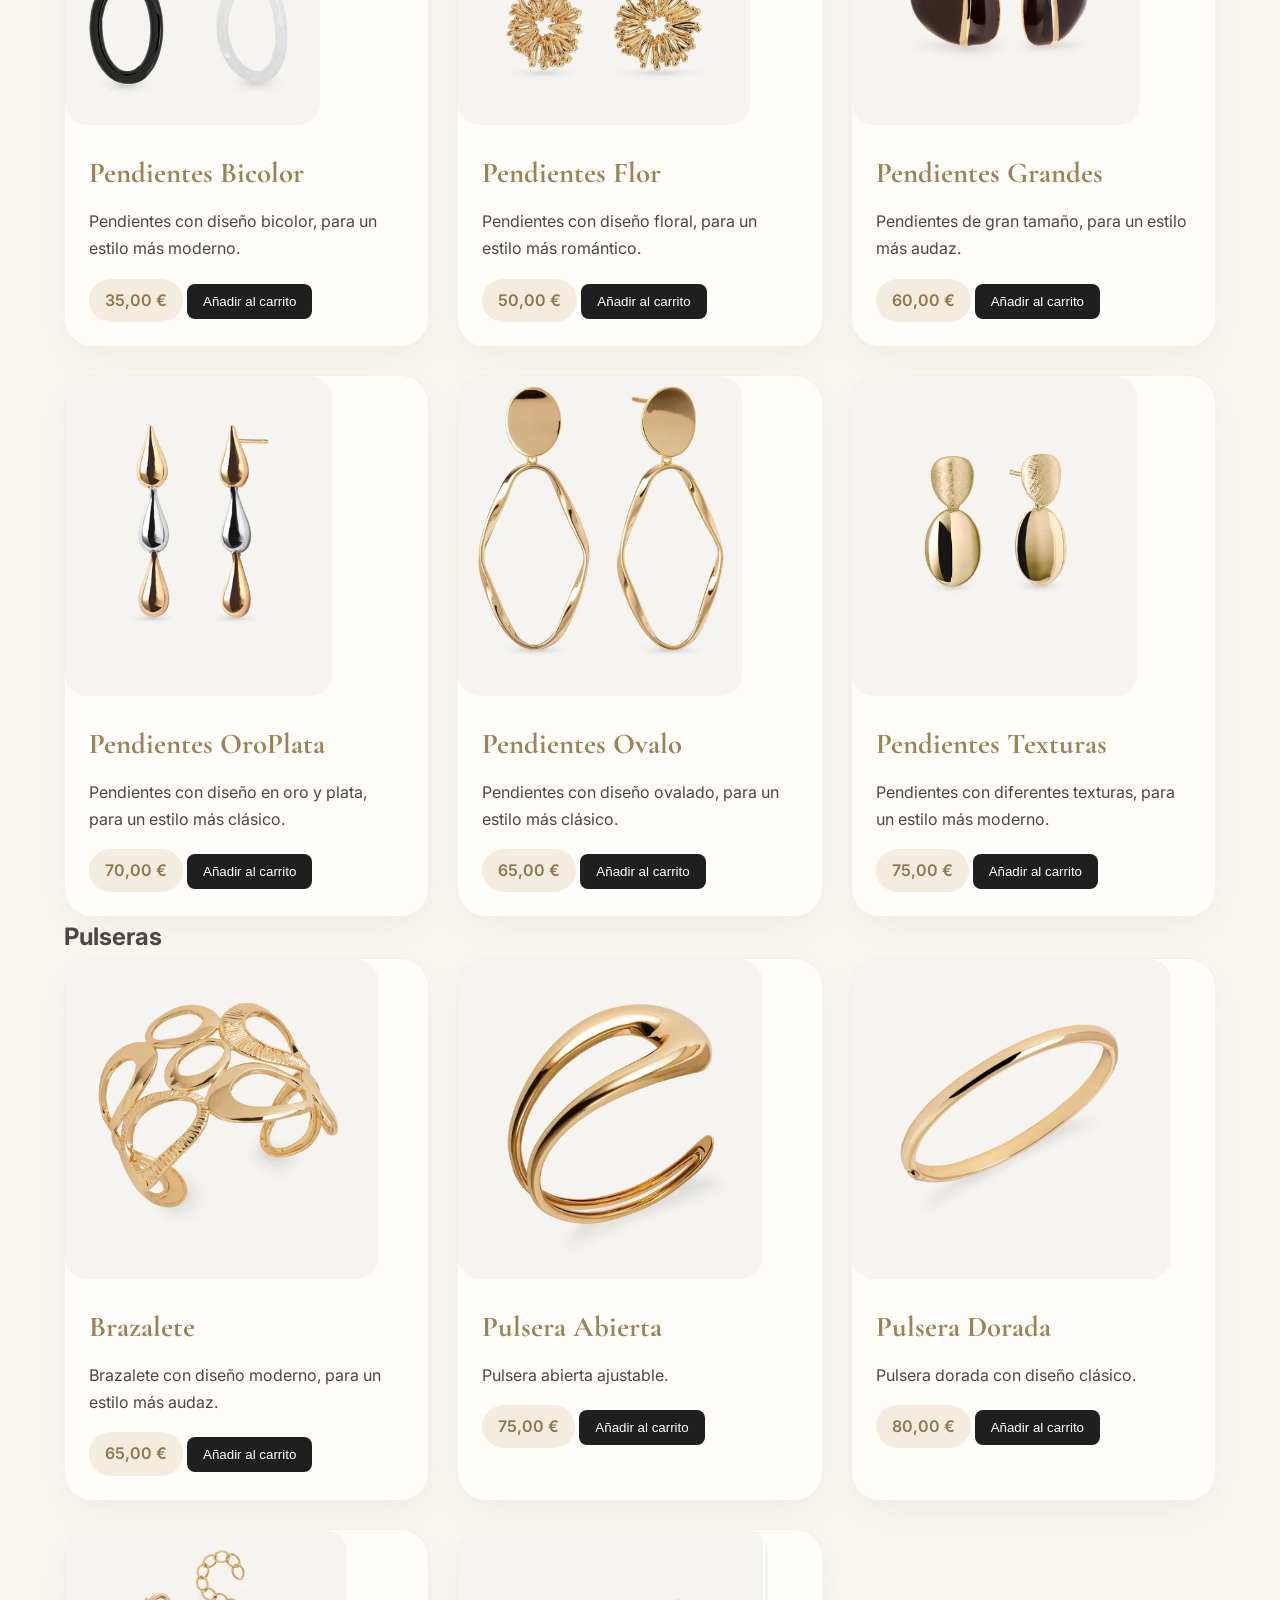
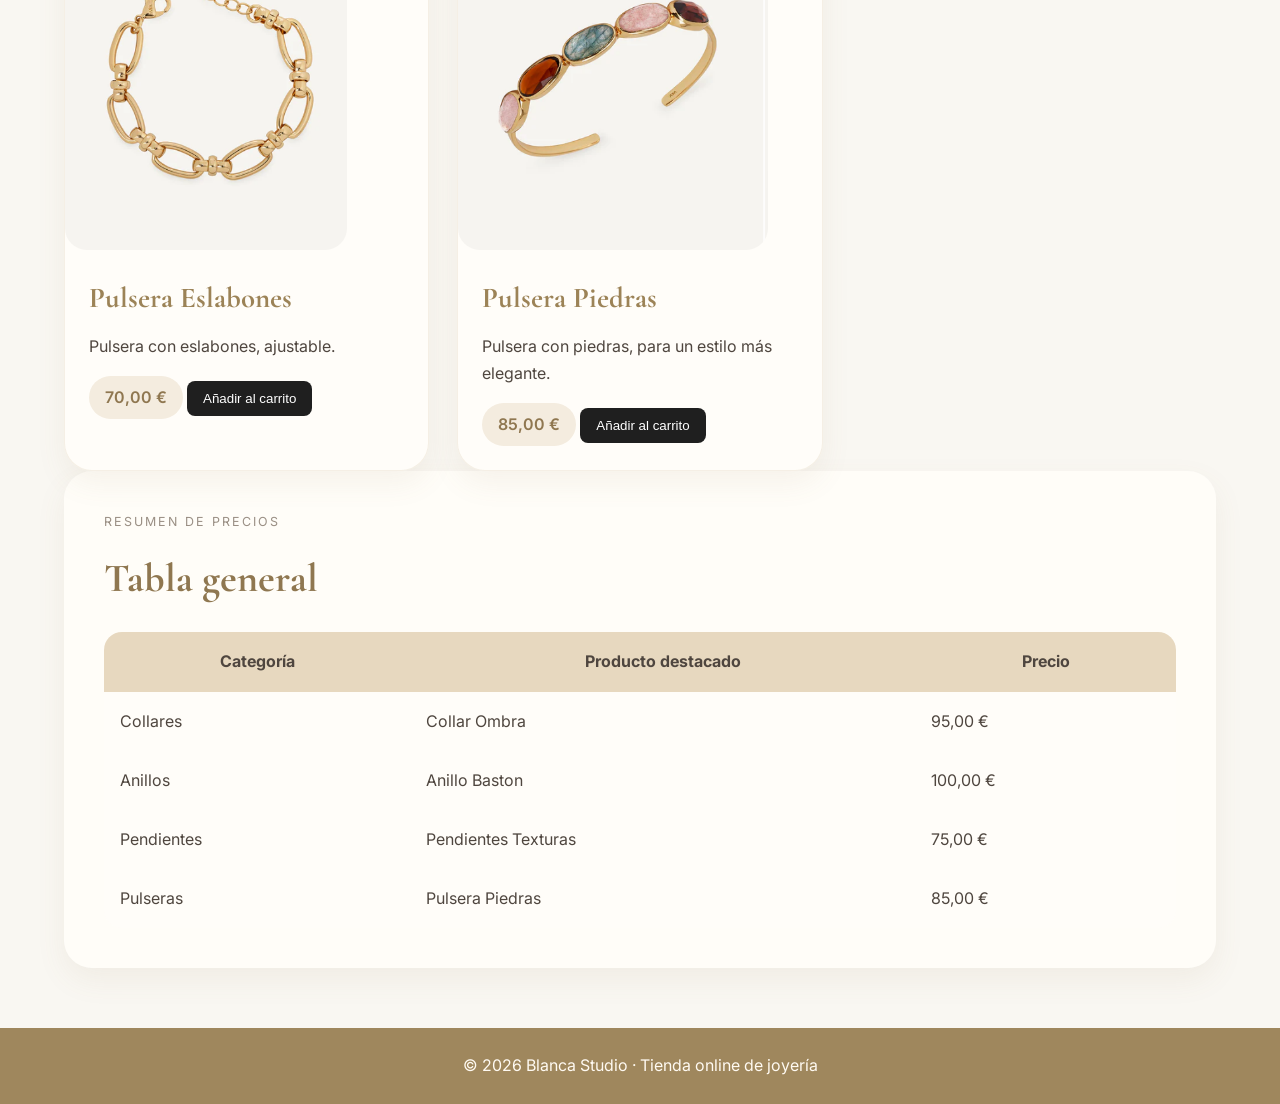
<file: P5_ConsumoAPIREST/frontend/productos.html>
<!DOCTYPE html>
<html lang="es">
<head>
  <meta charset="UTF-8">
  <meta name="viewport" content="width=device-width, initial-scale=1.0">
  <title>Blanca Studio | Colección</title>
  <link rel="stylesheet" href="style.css">
</head>
<body>

  <header class="subheader">
    <nav class="navbar">
      <div class="logo">Blanca Studio</div>
      <ul class="menu">
        <li><a href="index.html">Inicio</a></li>
        <li><a href="productos.html" class="activo">Colección</a></li>
        <li><a href="carrito.html">Carrito</a></li>
        <li><a href="contacto.html">Contacto</a></li>
      </ul>
    </nav>

    <div class="titulo-pagina">
      <p class="subtitulo">Colección exclusiva</p>
      <h1>Nuestras joyas</h1>
      <p>Descubre nuestras categorías de joyería con un estilo sutil, elegante y atemporal.</p>
    </div>
  </header>

  <main class="contenedor">

    <section class="bloque">
      <p class="mini-titulo">Selección de joyería</p>
      <h2>Categorías destacadas</h2>
      <p>
        En Blanca Studio encontrarás una cuidada selección de joyas pensadas para aportar
        luz, elegancia y delicadeza a cualquier estilo con un acabado refinado y minimalista.
      </p>
    </section>

    <section class="categoria">
      <h2>Collares</h2>
      <div class="grid-productos">
        <article class="producto-card">
          <img src="img/Collares/Colgante Geometrico.png" alt="Colgante Gométrico">
          <div class="contenido-card">
            <h3>Colgante Geométrico</h3>
            <p>Colgante con forma geométrica y acabado refinado.</p>
            <span class="precio">80,00 €</span>
          </div>
        </article>

        <article class="producto-card">
          <img src="img/Collares/Colgante Circular.png" alt="Colgante Circular">
          <div class="contenido-card">
            <h3>Colgante Circular</h3>
            <p>Colgante circular con cadena doble.</p>
            <span class="precio">30,00 €</span>
          </div>
        </article>

        <article class="producto-card">
          <img src="img/Collares/Colgante Piedras Naturales.png" alt="Colgante Piedras Naturales">
          <div class="contenido-card">
            <h3>Colgante Piedras Naturales</h3>
            <p>Colgante con piedras naturales, diseño sencillo y elegante.</p>
            <span class="precio">60,00 €</span>
          </div>
        </article>

        <article class="producto-card">
          <img src="img/Collares/Collar Ombra.png" alt="Collar Ombra">
          <div class="contenido-card">
            <h3>Collar Ombra</h3>
            <p>Collar con diseño elegante, ideal para ocasiones especiales.</p>
            <span class="precio">95,00 €</span>
          </div>
        </article>

        <article class="producto-card">
          <img src="img/Collares/Choker Suave.png" alt="Choker Suave">
          <div class="contenido-card">
            <h3>Choker Suave</h3>
            <p>Choker básico, para looks sencillos y elegantes.</p>
            <span class="precio">40,00 €</span>
          </div>
        </article>
      </div>
    </section>

    <section class="categoria">
      <h2>Anillos</h2>
      <div class="grid-productos">
        <article class="producto-card">
          <img src="img/Anillos/Anillo Ajustable.png" alt="Anillo Ajustable">
          <div class="contenido-card">
            <h3>Anillo Ajustable</h3>
            <p>Anillo ajustable, para una comodidad perfecta.</p>
            <span class="precio">35,00 €</span>
          </div>
        </article>

        <article class="producto-card">
          <img src="img/Anillos/Anillo Ancho.png" alt="Anillo Ancho">
          <div class="contenido-card">
            <h3>Anillo Ancho</h3>
            <p>Anillo ancho, para un estilo más audaz.</p>
            <span class="precio">45,00 €</span>
          </div>
        </article>  

        <article class="producto-card">
          <img src="img/Anillos/Anillo Baston.png" alt="Anillo Baston">
          <div class="contenido-card">
            <h3>Anillo Baston</h3>
            <p>Anillo con diseño elegante, ideal para ocasiones especiales.</p>
            <span class="precio">100,00 €</span>
          </div>
        </article>  

        <article class="producto-card">
          <img src="img/Anillos/Anillo Piedras.png" alt="Anillo Piedras">
          <div class="contenido-card">
            <h3>Anillo Piedras</h3>
            <p>Anillo con piedras decorativas, para un estilo más llamativo.</p>
            <span class="precio">60,00 €</span>
          </div>
        </article>

        <article class="producto-card">
          <img src="img/Anillos/Anillo Tiras.png" alt="Anillo Tiras">
          <div class="contenido-card">
            <h3>Anillo Tiras</h3>
            <p>Anillo con varias tiras, para un estilo más moderno.</p>
            <span class="precio">45,00 €</span>
          </div>
        </article>
        
       
      </div>
    </section>

    <section class="categoria">
      <h2>Pendientes</h2>
      <div class="grid-productos">
        <article class="producto-card">
          <img src="img/Pendientes/Pendientes Bicolor.png" alt="Pendientes Bicolor">
          <div class="contenido-card">
            <h3>Pendientes Bicolor</h3>
            <p>Pendientes con diseño bicolor, para un estilo más moderno.</p>
            <span class="precio">35,00 €</span>
          </div>
        </article>

        <article class="producto-card">
          <img src="img/Pendientes/Pendientes Flor.png" alt="Pendientes Flor">
          <div class="contenido-card">
            <h3>Pendientes Flor</h3>
            <p>Pendientes con diseño floral, para un estilo más romántico.</p>
            <span class="precio">50,00 €</span>
          </div>
        </article>

        <article class="producto-card">
          <img src="img/Pendientes/Pendientes Grandes.png" alt="Pendientes Grandes">
          <div class="contenido-card">
            <h3>Pendientes Grandes</h3>
            <p>Pendientes de gran tamaño, para un estilo más audaz.</p>
            <span class="precio">60,00 €</span>
          </div>
        </article>

        <article class="producto-card">
          <img src="img/Pendientes/Pendientes OroPlata.png" alt="Pendientes OroPlata">
          <div class="contenido-card">
            <h3>Pendientes OroPlata</h3>
            <p>Pendientes con diseño en oro y plata, para un estilo más clásico.</p>
            <span class="precio">70,00 €</span>
          </div>
        </article>

        <article class="producto-card">
          <img src="img/Pendientes/Pendientes Ovalo.png" alt="Pendientes Ovalo">
          <div class="contenido-card">
            <h3>Pendientes Ovalo</h3>
            <p>Pendientes con diseño ovalado, para un estilo más clásico.</p>
            <span class="precio">65,00 €</span>
          </div>
        </article>

        <article class="producto-card">
          <img src="img/Pendientes/Pendientes Texturas.png" alt="Pendientes Texturas">
          <div class="contenido-card">
            <h3>Pendientes Texturas</h3>
            <p>Pendientes con diferentes texturas, para un estilo más moderno.</p>
            <span class="precio">75,00 €</span>
          </div>
        </article>
      </div>
    </section>

    <section class="categoria">
      <h2>Pulseras</h2>
      <div class="grid-productos">
        <article class="producto-card">
          <img src="img/Pulseras/Brazalete.png" alt="Brazalete">
          <div class="contenido-card">
            <h3>Brazalete</h3>
            <p>Brazalete con diseño moderno, para un estilo más audaz.</p>
            <span class="precio">65,00 €</span>
          </div>
        </article>

        <article class="producto-card">
          <img src="img/Pulseras/Pulsera Abierta.png" alt="Pulsera Abierta">
          <div class="contenido-card">
            <h3>Pulsera Abierta</h3>
            <p>Pulsera abierta ajustable.</p>
            <span class="precio">75,00 €</span>
          </div>
        </article>

        <article class="producto-card">
          <img src="img/Pulseras/Pulsera Dorada.png" alt="Pulsera Dorada">
          <div class="contenido-card">
            <h3>Pulsera Dorada</h3>
            <p>Pulsera dorada con diseño clásico.</p>
            <span class="precio">80,00 €</span>
          </div>
        </article>

        <article class="producto-card">
          <img src="img/Pulseras/Pulsera Eslabones.png" alt="Pulsera Eslabones">
          <div class="contenido-card">
            <h3>Pulsera Eslabones</h3>
            <p>Pulsera con eslabones, ajustable.</p>
            <span class="precio">70,00 €</span>
          </div>
        </article>

        <article class="producto-card">
          <img src="img/Pulseras/Pulsera Piedras.png" alt="Pulsera Piedras">
          <div class="contenido-card">
            <h3>Pulsera Piedras</h3>
            <p>Pulsera con piedras, para un estilo más elegante.</p>
            <span class="precio">85,00 €</span>
          </div>
        </article>
      </div>
    </section>


    <section class="bloque">
    <p class="mini-titulo">Resumen de precios</p>
    <h2>Tabla general</h2>
    <table>
        <tr>
        <th>Categoría</th>
        <th>Producto destacado</th>
        <th>Precio</th>
        </tr>
        <tr>
        <td>Collares</td>
        <td>Collar Ombra</td>
        <td>95,00 €</td>
        </tr>
        <tr>
        <td>Anillos</td>
        <td>Anillo Baston</td>
        <td>100,00 €</td>
        </tr>
        <tr>
        <td>Pendientes</td>
        <td>Pendientes Texturas</td>
        <td>75,00 €</td>
        </tr>
        <tr>
        <td>Pulseras</td>
        <td>Pulsera Piedras</td>
        <td>85,00 €</td>
        </tr>
    </table>
    </section>
  </main>

  <footer>
    <p>&copy; 2026 Blanca Studio · Tienda online de joyería</p>
  </footer>
  <script src="script.js"></script>
</body>
</html>
</file>
<file: P4_PAGINA_WEB_ESTATICA/style.css>
@import url('https://fonts.googleapis.com/css2?family=Cormorant+Garamond:wght@500;600;700&family=Inter:wght@300;400;500;600&display=swap');

* {
  margin: 0;
  padding: 0;
  box-sizing: border-box;
}

:root {
  --fondo: #f9f7f2;
  --blanco: #fffdf9;
  --beige: #f3ede3;
  --rosa-suave: #e8ddd2;
  --topo: #9a8f84;
  --burdeos: #b79b6a;
  --burdeos-oscuro: #8f7750;
  --texto: #4f463f;
  --dorado: #d8c097;
  --sombra: 0 12px 30px rgba(143, 119, 80, 0.08);
}

body {
  font-family: 'Inter', sans-serif;
  background-color: var(--fondo);
  color: var(--texto);
  line-height: 1.7;
}

img, video {
  max-width: 100%;
  display: block;
  border-radius: 22px;
}

a {
  text-decoration: none;
  color: inherit;
}

ul {
  list-style: none;
}

.contenedor {
  width: 90%;
  max-width: 1200px;
  margin: 60px auto;
}

.hero {
  background: linear-gradient(135deg, #f8f4ed, #f2ebe0, #ece2d4);
  padding-bottom: 70px;
}

.subheader {
  background: linear-gradient(135deg, #f8f4ed, #f1e9dd);
  padding-bottom: 40px;
  border-bottom: 1px solid rgba(183, 155, 106, 0.12);
}

.navbar {
  width: 90%;
  max-width: 1200px;
  margin: auto;
  padding: 28px 0;
  display: flex;
  justify-content: space-between;
  align-items: center;
}

.logo {
  font-family: 'Cormorant Garamond', serif;
  font-size: 2.2rem;
  font-weight: 700;
  color: var(--burdeos-oscuro);
}

.menu {
  display: flex;
  gap: 18px;
}

.menu a {
  color: var(--burdeos-oscuro);
  font-size: 0.98rem;
  font-weight: 500;
  padding: 10px 14px;
  border-radius: 999px;
  transition: 0.3s ease;
}

.menu a:hover,
.menu .activo {
  background-color: rgba(255, 253, 249, 0.95);
  box-shadow: 0 6px 18px rgba(143, 119, 80, 0.08);
}

.hero-contenido {
  width: 90%;
  max-width: 1200px;
  margin: 35px auto 0;
  display: grid;
  grid-template-columns: 1.05fr 0.95fr;
  gap: 55px;
  align-items: center;
}

.hero-texto h1 {
  font-family: 'Cormorant Garamond', serif;
  font-size: 4rem;
  line-height: 1.05;
  color: var(--burdeos-oscuro);
  margin-bottom: 20px;
}

.hero-texto p {
  max-width: 560px;
  font-size: 1.05rem;
  color: #6a5f55;
  margin-bottom: 24px;
}

.subtitulo,
.mini-titulo {
  text-transform: uppercase;
  letter-spacing: 2px;
  font-size: 0.78rem;
  color: var(--topo);
  margin-bottom: 12px;
}

.hero-img img {
  min-height: 520px;
  object-fit: cover;
  box-shadow: 0 18px 35px rgba(143, 119, 80, 0.12);
}

.btn {
  display: inline-block;
  padding: 13px 28px;
  border-radius: 999px;
  background: #d6bc8d;
  color: #4f463f;
  font-weight: 600;
  border: 1px solid #cfb27e;
  transition: 0.3s ease;
}

.btn:hover {
  background: #ccb07b;
  transform: translateY(-2px);
}

.btn.oscuro {
  width: 100%;
  text-align: center;
  margin-top: 22px;
}

.bloque,
.card-info,
.producto-card,
.resumen-card,
.form-info,
.formulario {
  background: rgba(255, 253, 249, 0.95);
  box-shadow: var(--sombra);
  border-radius: 28px;
}

.bloque {
  padding: 40px;
  margin-bottom: 32px;
}

.bloque h2,
.multimedia-texto h2,
.form-info h2 {
  font-family: 'Cormorant Garamond', serif;
  font-size: 2.5rem;
  color: var(--burdeos-oscuro);
  margin-bottom: 14px;
}

.destacados {
  display: grid;
  grid-template-columns: repeat(3, 1fr);
  gap: 26px;
  margin-bottom: 32px;
}

.card-info {
  padding: 32px 28px;
  border: 1px solid rgba(216, 192, 151, 0.28);
}

.card-info h3,
.resumen-card h3,
.contenido-card h3 {
  font-family: 'Cormorant Garamond', serif;
  font-size: 1.8rem;
  color: #9c8357;
  margin-bottom: 10px;
}

.multimedia-elegante {
  display: grid;
  grid-template-columns: 1fr 1fr;
  gap: 32px;
  align-items: center;
}

.titulo-pagina {
  width: 90%;
  max-width: 900px;
  margin: 10px auto 0;
  text-align: center;
}

.titulo-pagina h1 {
  font-family: 'Cormorant Garamond', serif;
  font-size: 3.2rem;
  color: var(--burdeos-oscuro);
}

.grid-productos {
  display: grid;
  grid-template-columns: repeat(3, 1fr);
  gap: 28px;
}

.producto-card {
  overflow: hidden;
  border: 1px solid rgba(183, 155, 106, 0.14);
}

.producto-card img {
  height: 320px;
  object-fit: cover;
}

.contenido-card {
  padding: 24px;
}

.precio {
  display: inline-block;
  margin-top: 16px;
  padding: 8px 16px;
  border-radius: 999px;
  background: #f4ecdf;
  color: #8f7750;
  font-weight: 600;
}

table {
  width: 100%;
  border-collapse: collapse;
  margin-top: 20px;
  border-radius: 18px;
  overflow: hidden;
}

th {
  background: #e7d8bf;
  padding: 16px;
}

td {
  padding: 16px;
  background: var(--blanco);
}

tr:hover td {
  background: #fbf8f2;
}

.fila-total td {
  background: #f3ebdf;
  font-weight: 700;
}

.resumen-box {
  display: grid;
  grid-template-columns: repeat(3, 1fr);
  gap: 26px;
}

.resumen-card {
  padding: 28px;
  border: 1px solid rgba(216, 192, 151, 0.24);
}

footer {
  margin-top: 50px;
  background: #9f875d;
  color: #fffaf2;
  text-align: center;
  padding: 24px;
}

.caja-contacto {
  margin-top: 24px;
  padding: 24px;
  background: #fffaf4;
  border: 1px solid rgba(216, 192, 151, 0.28);
  border-radius: 20px;
  box-shadow: var(--sombra);
}

.caja-contacto h3 {
  font-family: 'Cormorant Garamond', serif;
  font-size: 1.6rem;
  color: var(--burdeos-oscuro);
  margin-bottom: 12px;
}

.caja-contacto p {
  margin-bottom: 10px;
}

.fila-formulario {
  display: grid;
  grid-template-columns: 1fr 1fr;
  gap: 20px;
}

.campo {
  margin-bottom: 18px;
}

.campo label {
  display: block;
  margin-bottom: 8px;
  font-weight: 500;
  color: var(--burdeos-oscuro);
}

@media (max-width: 950px) {
  .fila-formulario {
    grid-template-columns: 1fr;
  }
}

@media (max-width: 950px) {
  .hero-contenido,
  .destacados,
  .multimedia-elegante,
  .grid-productos,
  .resumen-box {
    grid-template-columns: 1fr;
  }
}
</file>
<file: P5_ConsumoAPIREST/frontend/style.css>
@import url('https://fonts.googleapis.com/css2?family=Cormorant+Garamond:wght@500;600;700&family=Inter:wght@300;400;500;600&display=swap');

* {
  margin: 0;
  padding: 0;
  box-sizing: border-box;
}

:root {
  --fondo: #f9f7f2;
  --blanco: #fffdf9;
  --beige: #f3ede3;
  --rosa-suave: #e8ddd2;
  --topo: #9a8f84;
  --burdeos: #b79b6a;
  --burdeos-oscuro: #8f7750;
  --texto: #4f463f;
  --dorado: #d8c097;
  --sombra: 0 12px 30px rgba(143, 119, 80, 0.08);
}

body {
  font-family: 'Inter', sans-serif;
  background-color: var(--fondo);
  color: var(--texto);
  line-height: 1.7;
}

img, video {
  max-width: 100%;
  display: block;
  border-radius: 22px;
}

a {
  text-decoration: none;
  color: inherit;
}

ul {
  list-style: none;
}

.contenedor {
  width: 90%;
  max-width: 1200px;
  margin: 60px auto;
}

.hero {
  background: linear-gradient(135deg, #f8f4ed, #f2ebe0, #ece2d4);
  padding-bottom: 70px;
}

.subheader {
  background: linear-gradient(135deg, #f8f4ed, #f1e9dd);
  padding-bottom: 40px;
  border-bottom: 1px solid rgba(183, 155, 106, 0.12);
}

.navbar {
  width: 90%;
  max-width: 1200px;
  margin: auto;
  padding: 28px 0;
  display: flex;
  justify-content: space-between;
  align-items: center;
}

.logo {
  font-family: 'Cormorant Garamond', serif;
  font-size: 2.2rem;
  font-weight: 700;
  color: var(--burdeos-oscuro);
}

.menu {
  display: flex;
  gap: 18px;
}

.menu a {
  color: var(--burdeos-oscuro);
  font-size: 0.98rem;
  font-weight: 500;
  padding: 10px 14px;
  border-radius: 999px;
  transition: 0.3s ease;
}

.menu a:hover,
.menu .activo {
  background-color: rgba(255, 253, 249, 0.95);
  box-shadow: 0 6px 18px rgba(143, 119, 80, 0.08);
}

.hero-contenido {
  width: 90%;
  max-width: 1200px;
  margin: 35px auto 0;
  display: grid;
  grid-template-columns: 1.05fr 0.95fr;
  gap: 55px;
  align-items: center;
}

.hero-texto h1 {
  font-family: 'Cormorant Garamond', serif;
  font-size: 4rem;
  line-height: 1.05;
  color: var(--burdeos-oscuro);
  margin-bottom: 20px;
}

.hero-texto p {
  max-width: 560px;
  font-size: 1.05rem;
  color: #6a5f55;
  margin-bottom: 24px;
}

.subtitulo,
.mini-titulo {
  text-transform: uppercase;
  letter-spacing: 2px;
  font-size: 0.78rem;
  color: var(--topo);
  margin-bottom: 12px;
}

.hero-img img {
  min-height: 520px;
  object-fit: cover;
  box-shadow: 0 18px 35px rgba(143, 119, 80, 0.12);
}

.btn {
  display: inline-block;
  padding: 13px 28px;
  border-radius: 999px;
  background: #d6bc8d;
  color: #4f463f;
  font-weight: 600;
  border: 1px solid #cfb27e;
  transition: 0.3s ease;
}

.btn:hover {
  background: #ccb07b;
  transform: translateY(-2px);
}

.btn.oscuro {
  width: 100%;
  text-align: center;
  margin-top: 22px;
}

.bloque,
.card-info,
.producto-card,
.resumen-card,
.form-info,
.formulario {
  background: rgba(255, 253, 249, 0.95);
  box-shadow: var(--sombra);
  border-radius: 28px;
}

.bloque {
  padding: 40px;
  margin-bottom: 32px;
}

.bloque h2,
.multimedia-texto h2,
.form-info h2 {
  font-family: 'Cormorant Garamond', serif;
  font-size: 2.5rem;
  color: var(--burdeos-oscuro);
  margin-bottom: 14px;
}

.destacados {
  display: grid;
  grid-template-columns: repeat(3, 1fr);
  gap: 26px;
  margin-bottom: 32px;
}

.card-info {
  padding: 32px 28px;
  border: 1px solid rgba(216, 192, 151, 0.28);
}

.card-info h3,
.resumen-card h3,
.contenido-card h3 {
  font-family: 'Cormorant Garamond', serif;
  font-size: 1.8rem;
  color: #9c8357;
  margin-bottom: 10px;
}

.multimedia-elegante {
  display: grid;
  grid-template-columns: 1fr 1fr;
  gap: 32px;
  align-items: center;
}

.titulo-pagina {
  width: 90%;
  max-width: 900px;
  margin: 10px auto 0;
  text-align: center;
}

.titulo-pagina h1 {
  font-family: 'Cormorant Garamond', serif;
  font-size: 3.2rem;
  color: var(--burdeos-oscuro);
}

.grid-productos {
  display: grid;
  grid-template-columns: repeat(3, 1fr);
  gap: 28px;
}

.producto-card {
  overflow: hidden;
  border: 1px solid rgba(183, 155, 106, 0.14);
}

.producto-card img {
  height: 320px;
  object-fit: cover;
}

.contenido-card {
  padding: 24px;
}

.precio {
  display: inline-block;
  margin-top: 16px;
  padding: 8px 16px;
  border-radius: 999px;
  background: #f4ecdf;
  color: #8f7750;
  font-weight: 600;
}

table {
  width: 100%;
  border-collapse: collapse;
  margin-top: 20px;
  border-radius: 18px;
  overflow: hidden;
}

th {
  background: #e7d8bf;
  padding: 16px;
}

td {
  padding: 16px;
  background: var(--blanco);
}

tr:hover td {
  background: #fbf8f2;
}

.fila-total td {
  background: #f3ebdf;
  font-weight: 700;
}

.resumen-box {
  display: grid;
  grid-template-columns: repeat(3, 1fr);
  gap: 26px;
}

.resumen-card {
  padding: 28px;
  border: 1px solid rgba(216, 192, 151, 0.24);
}

footer {
  margin-top: 50px;
  background: #9f875d;
  color: #fffaf2;
  text-align: center;
  padding: 24px;
}

.caja-contacto {
  margin-top: 24px;
  padding: 24px;
  background: #fffaf4;
  border: 1px solid rgba(216, 192, 151, 0.28);
  border-radius: 20px;
  box-shadow: var(--sombra);
}

.caja-contacto h3 {
  font-family: 'Cormorant Garamond', serif;
  font-size: 1.6rem;
  color: var(--burdeos-oscuro);
  margin-bottom: 12px;
}

.caja-contacto p {
  margin-bottom: 10px;
}

.fila-formulario {
  display: grid;
  grid-template-columns: 1fr 1fr;
  gap: 20px;
}

.campo {
  margin-bottom: 18px;
}

.campo label {
  display: block;
  margin-bottom: 8px;
  font-weight: 500;
  color: var(--burdeos-oscuro);
}

@media (max-width: 950px) {
  .fila-formulario {
    grid-template-columns: 1fr;
  }
}

@media (max-width: 950px) {
  .hero-contenido,
  .destacados,
  .multimedia-elegante,
  .grid-productos,
  .resumen-box {
    grid-template-columns: 1fr;
  }
}
</file>
